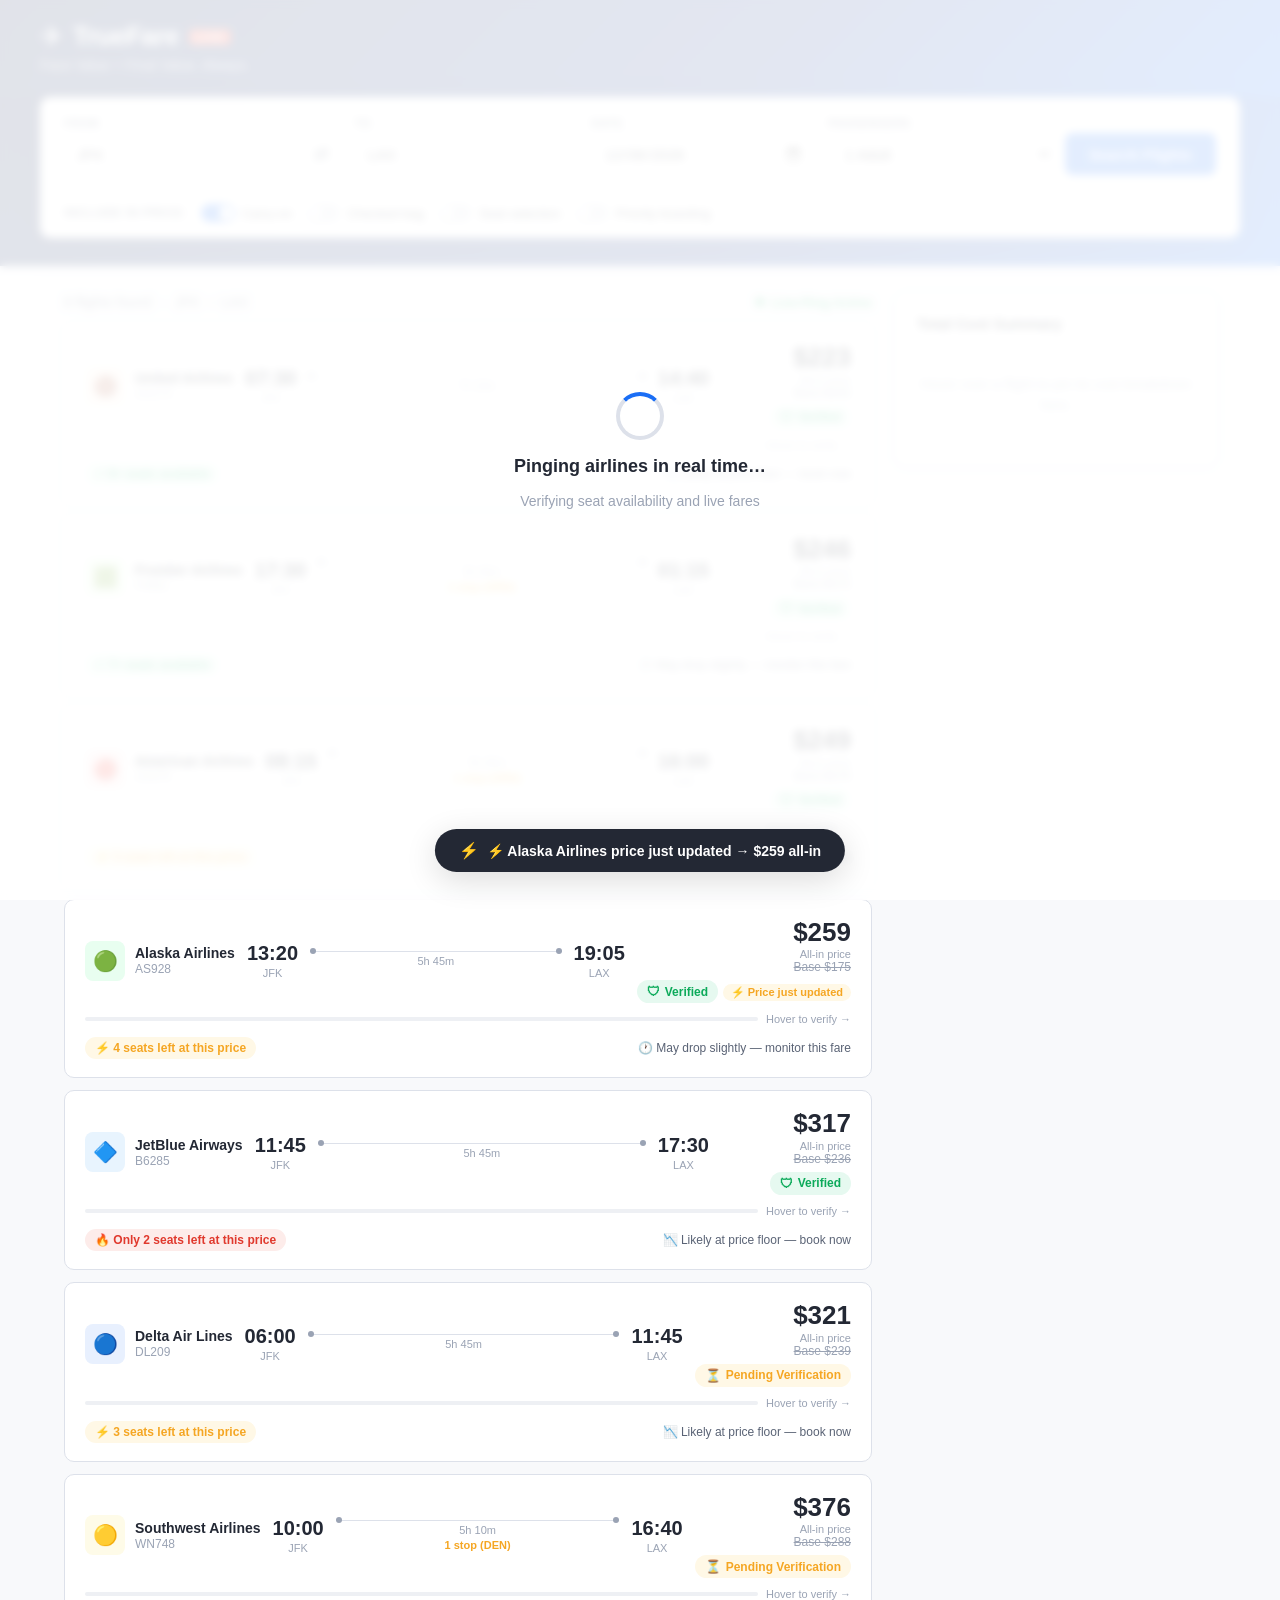
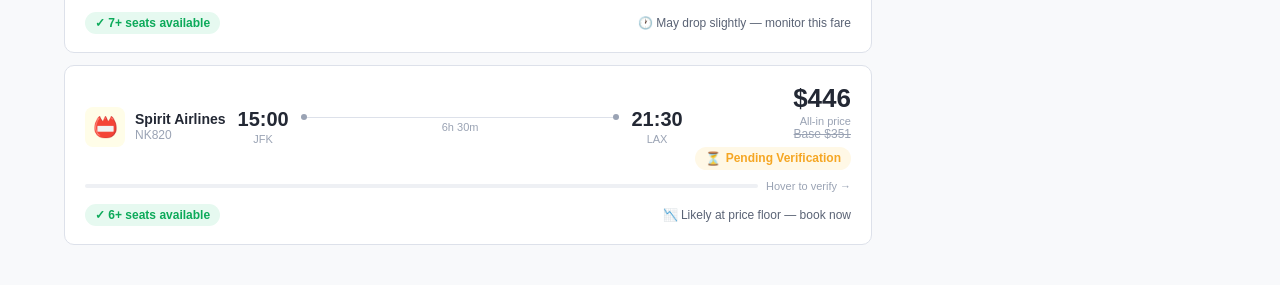
<file: index.html>
<!DOCTYPE html>
<html lang="en">
<head>
  <meta charset="UTF-8" />
  <meta name="viewport" content="width=device-width, initial-scale=1.0" />
  <title>TrueFare – Real-Time Flight Validator</title>
  <link rel="stylesheet" href="styles.css" />
</head>
<body>

  <!-- Header -->
  <header class="site-header">
    <div class="header-inner">
      <div class="logo">
        <span class="logo-icon">✈</span>
        <span class="logo-text">TrueFare</span>
        <span class="logo-badge">LIVE</span>
      </div>
      <p class="logo-tagline">Face Value = Final Value. Always.</p>
    </div>
  </header>

  <!-- Search Bar -->
  <section class="search-section">
    <div class="search-card">
      <div class="search-row">
        <div class="field-group">
          <label for="origin">From</label>
          <input id="origin" type="text" placeholder="e.g. JFK" maxlength="3" value="JFK" />
        </div>
        <button class="swap-btn" id="swapBtn" title="Swap airports">⇄</button>
        <div class="field-group">
          <label for="destination">To</label>
          <input id="destination" type="text" placeholder="e.g. LAX" maxlength="3" value="LAX" />
        </div>
        <div class="field-group">
          <label for="travelDate">Date</label>
          <input id="travelDate" type="date" />
        </div>
        <div class="field-group">
          <label for="passengers">Passengers</label>
          <select id="passengers">
            <option value="1">1 Adult</option>
            <option value="2">2 Adults</option>
            <option value="3">3 Adults</option>
          </select>
        </div>
        <button class="search-btn" id="searchBtn">Search Flights</button>
      </div>

      <!-- Fee Toggle Bar -->
      <div class="fee-toggle-bar">
        <span class="fee-label">Include in price:</span>
        <label class="toggle-pill">
          <input type="checkbox" id="feeCarryon" checked />
          <span class="pill-track"></span>
          <span class="pill-text">Carry-on</span>
        </label>
        <label class="toggle-pill">
          <input type="checkbox" id="feeChecked" />
          <span class="pill-track"></span>
          <span class="pill-text">Checked bag</span>
        </label>
        <label class="toggle-pill">
          <input type="checkbox" id="feeSeat" />
          <span class="pill-track"></span>
          <span class="pill-text">Seat selection</span>
        </label>
        <label class="toggle-pill">
          <input type="checkbox" id="feePriority" />
          <span class="pill-track"></span>
          <span class="pill-text">Priority boarding</span>
        </label>
      </div>
    </div>
  </section>

  <!-- Main Content: Results + Sidebar -->
  <main class="main-content" id="mainContent" hidden>
    <div class="results-column">

      <!-- Status bar -->
      <div class="results-header">
        <div class="results-meta">
          <span id="resultsCount">8 flights found</span>
          <span class="dot-sep">·</span>
          <span id="routeLabel">JFK → LAX</span>
        </div>
        <div class="live-status">
          <span class="live-dot"></span>
          <span>Live-Ping Active</span>
        </div>
      </div>

      <!-- Flight cards -->
      <div id="flightResults" class="flight-list"></div>

    </div>

    <!-- Sidebar -->
    <aside class="sidebar" id="sidebar">
      <h2 class="sidebar-title">Total Cost Summary</h2>
      <div id="sidebarEmpty" class="sidebar-empty">
        <p>Hover over a flight to pin its cost breakdown here.</p>
      </div>
      <div id="sidebarContent" class="sidebar-content" hidden>
        <div class="sb-airline-row">
          <span class="sb-airline-logo" id="sbLogo">✈</span>
          <div>
            <div class="sb-flight-name" id="sbFlightName">—</div>
            <div class="sb-route" id="sbRoute">—</div>
          </div>
        </div>
        <div class="sb-price-breakdown">
          <div class="sb-row">
            <span>Base fare</span>
            <span id="sbBase">—</span>
          </div>
          <div class="sb-row">
            <span>Taxes &amp; fees</span>
            <span id="sbTax">—</span>
          </div>
          <div class="sb-row sb-optional" id="sbCarryonRow">
            <span>Carry-on bag</span>
            <span id="sbCarryon">—</span>
          </div>
          <div class="sb-row sb-optional" id="sbCheckedRow" hidden>
            <span>Checked bag</span>
            <span id="sbChecked">—</span>
          </div>
          <div class="sb-row sb-optional" id="sbSeatRow" hidden>
            <span>Seat selection</span>
            <span id="sbSeat">—</span>
          </div>
          <div class="sb-row sb-optional" id="sbPriorityRow" hidden>
            <span>Priority boarding</span>
            <span id="sbPriority">—</span>
          </div>
          <div class="sb-divider"></div>
          <div class="sb-row sb-total">
            <span>Total</span>
            <span id="sbTotal">—</span>
          </div>
        </div>
        <div class="sb-verify-state" id="sbVerifyState">
          <div class="sb-shield verified" id="sbShield">
            <span class="shield-icon">🛡</span>
            <span id="sbVerifyText">Price Verified</span>
          </div>
          <div class="sb-age" id="sbAge"></div>
        </div>
        <button class="book-btn" id="bookBtn">Book at This Price →</button>
        <p class="book-note">Opens airline site. Price locked for 90 s.</p>
      </div>
    </aside>
  </main>

  <!-- Loading overlay -->
  <div class="loading-overlay" id="loadingOverlay" hidden>
    <div class="loading-spinner"></div>
    <p class="loading-text">Pinging airlines in real time…</p>
    <p class="loading-sub">Verifying seat availability and live fares</p>
  </div>

  <!-- Price-change toast -->
  <div class="toast" id="priceToast" hidden>
    <span class="toast-icon">⚡</span>
    <span id="toastMsg">Price just updated!</span>
  </div>

  <script src="app.js"></script>
</body>
</html>
</file>
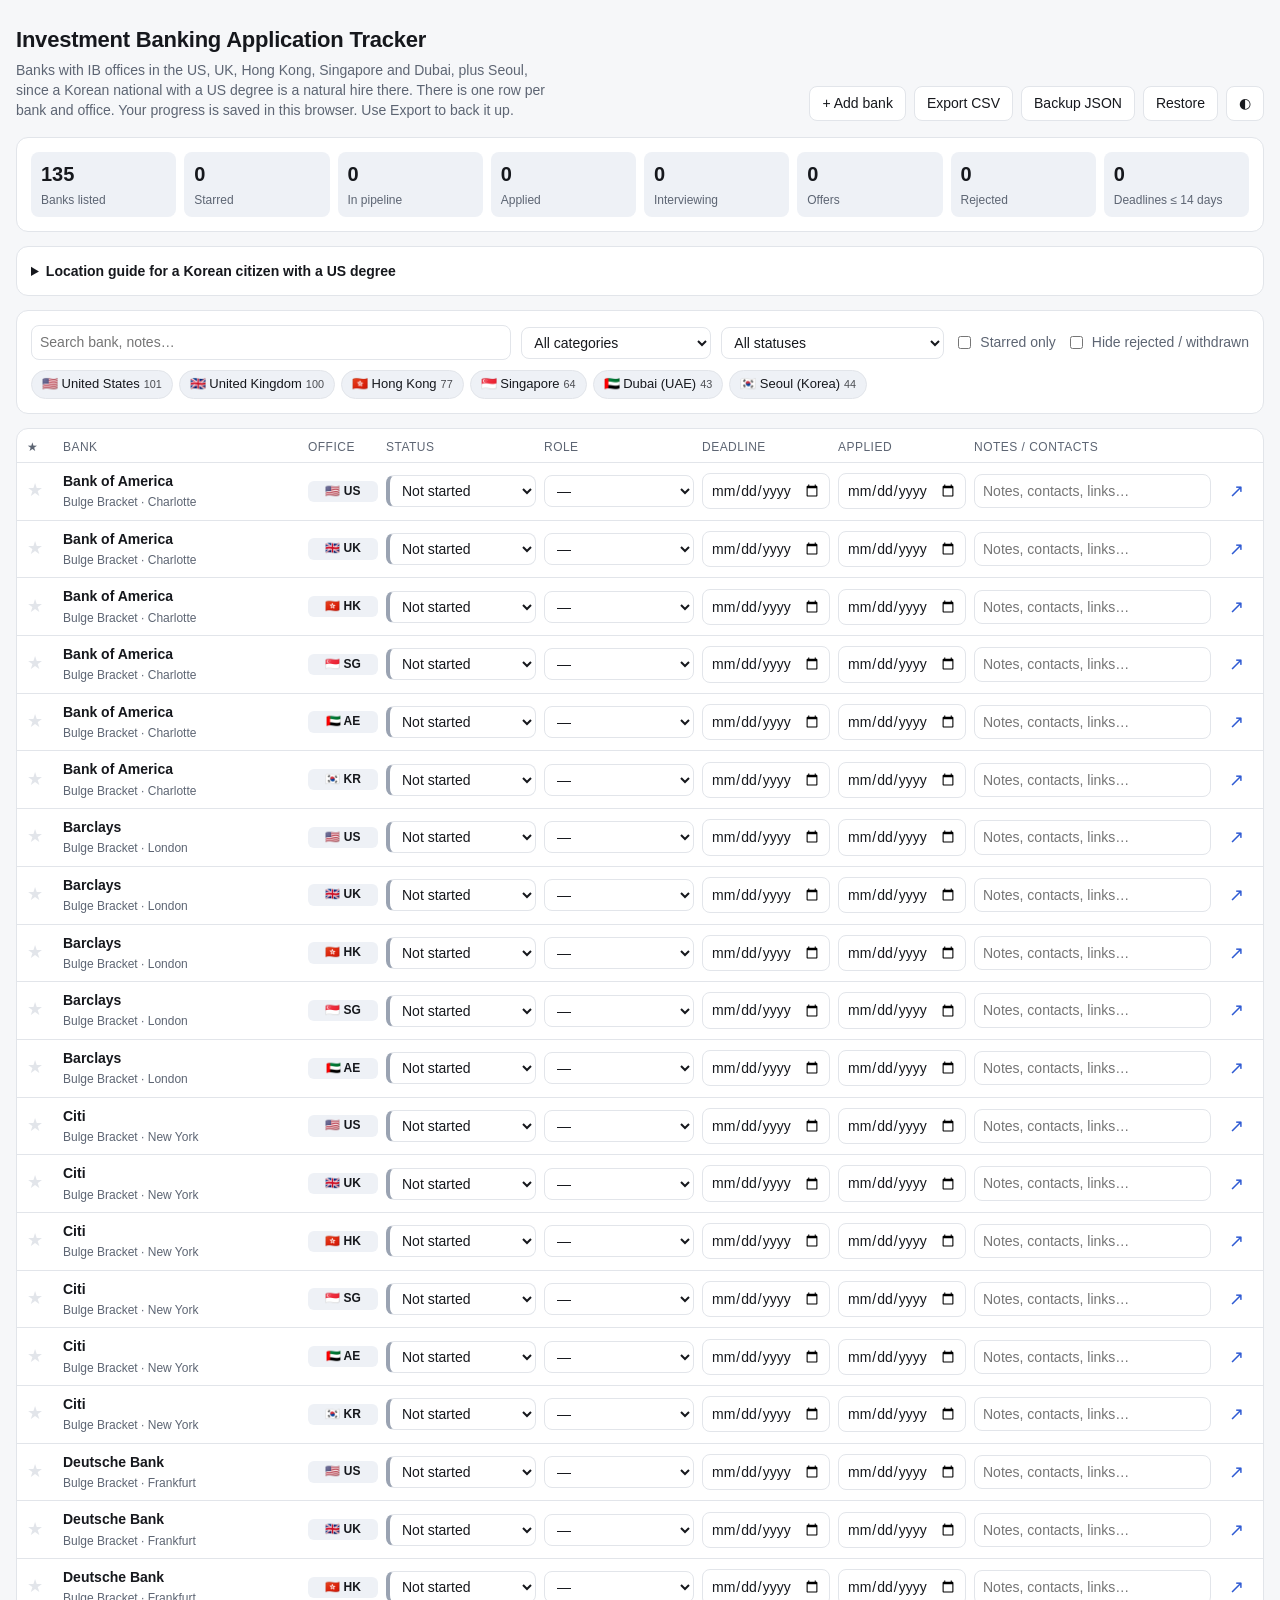
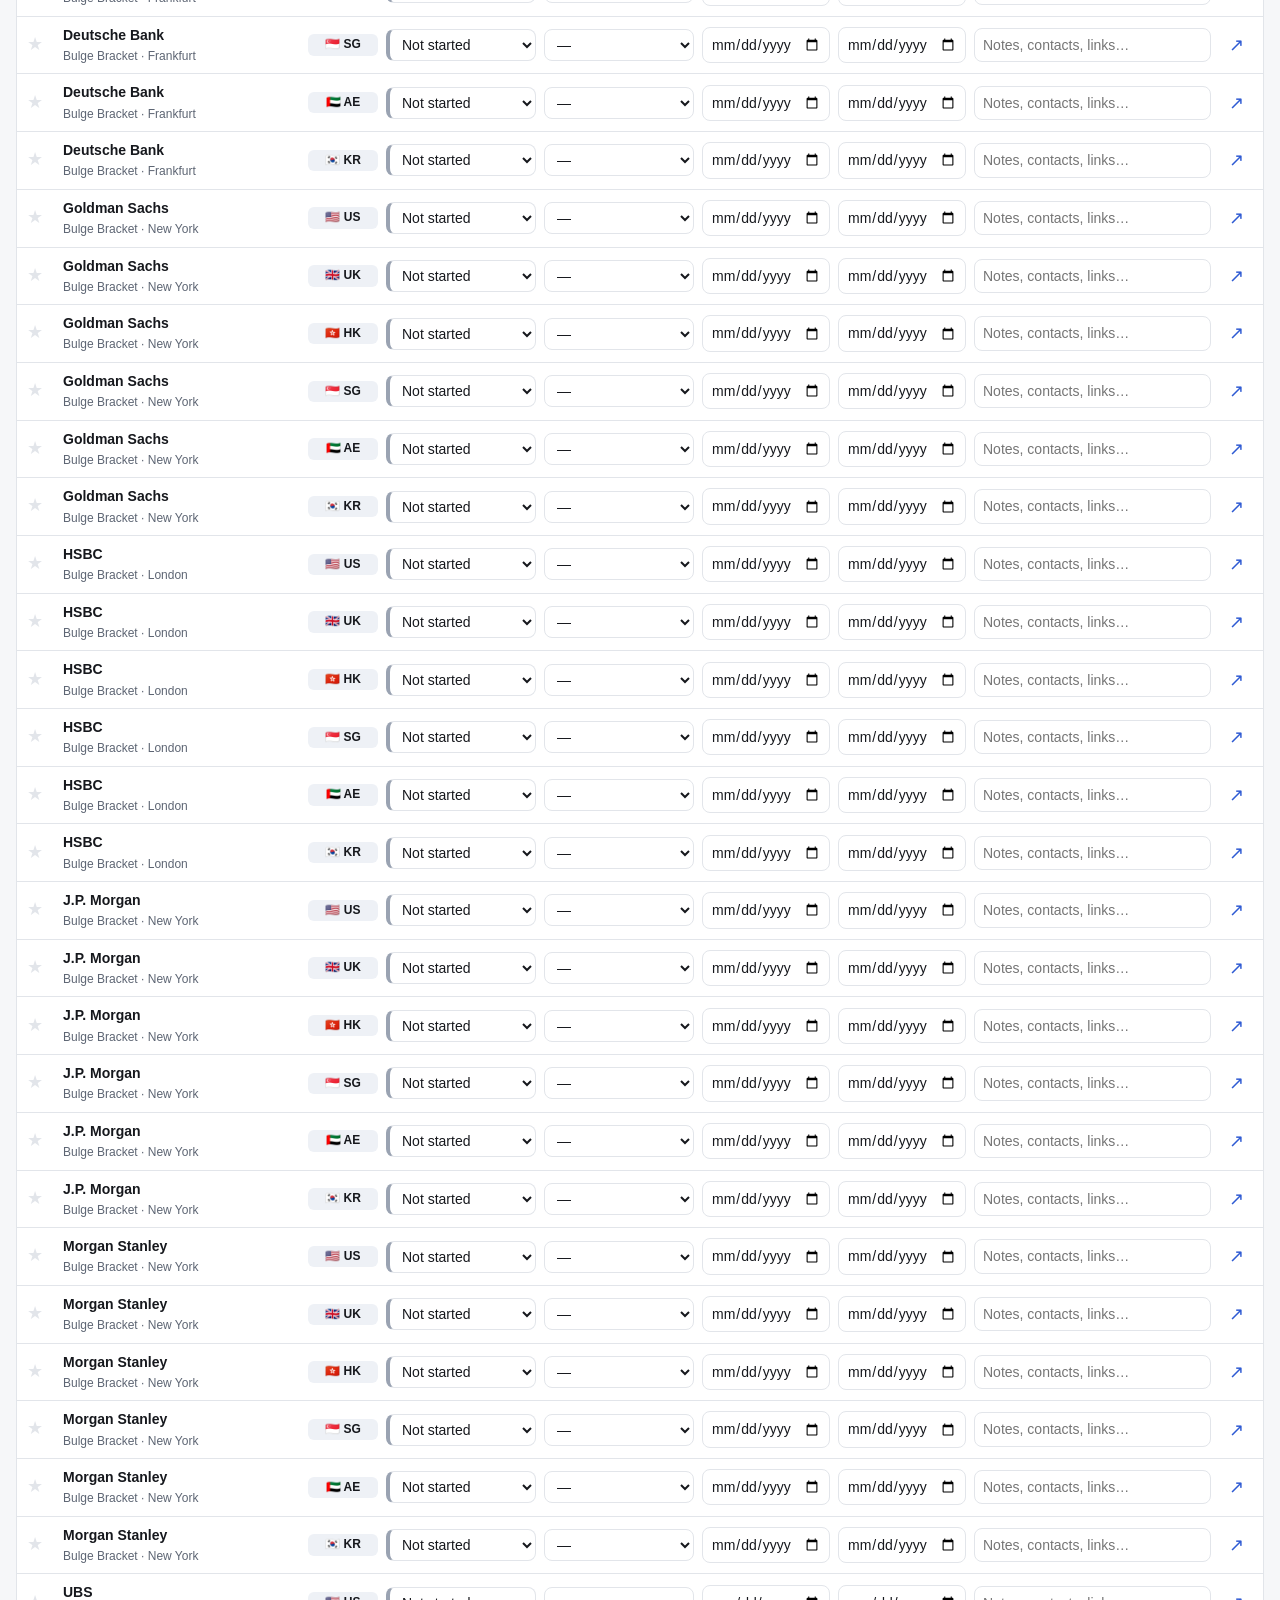
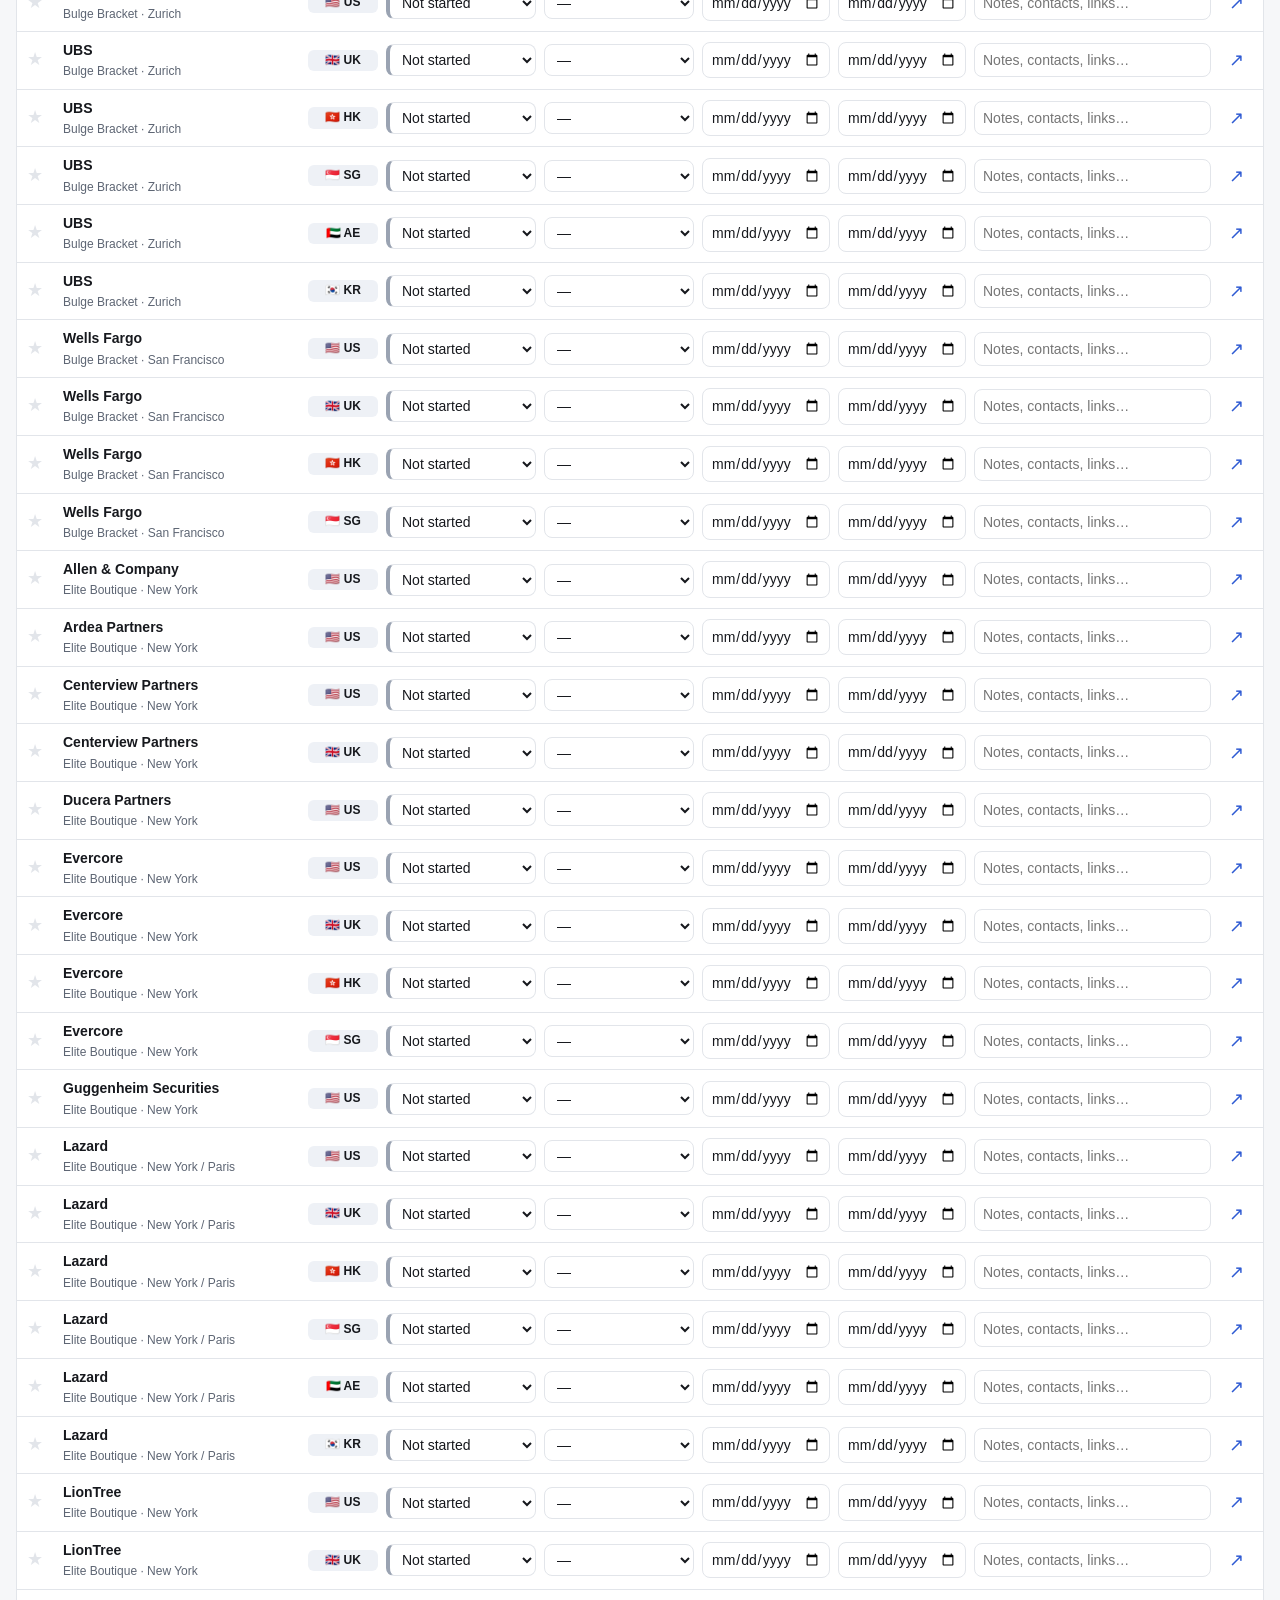
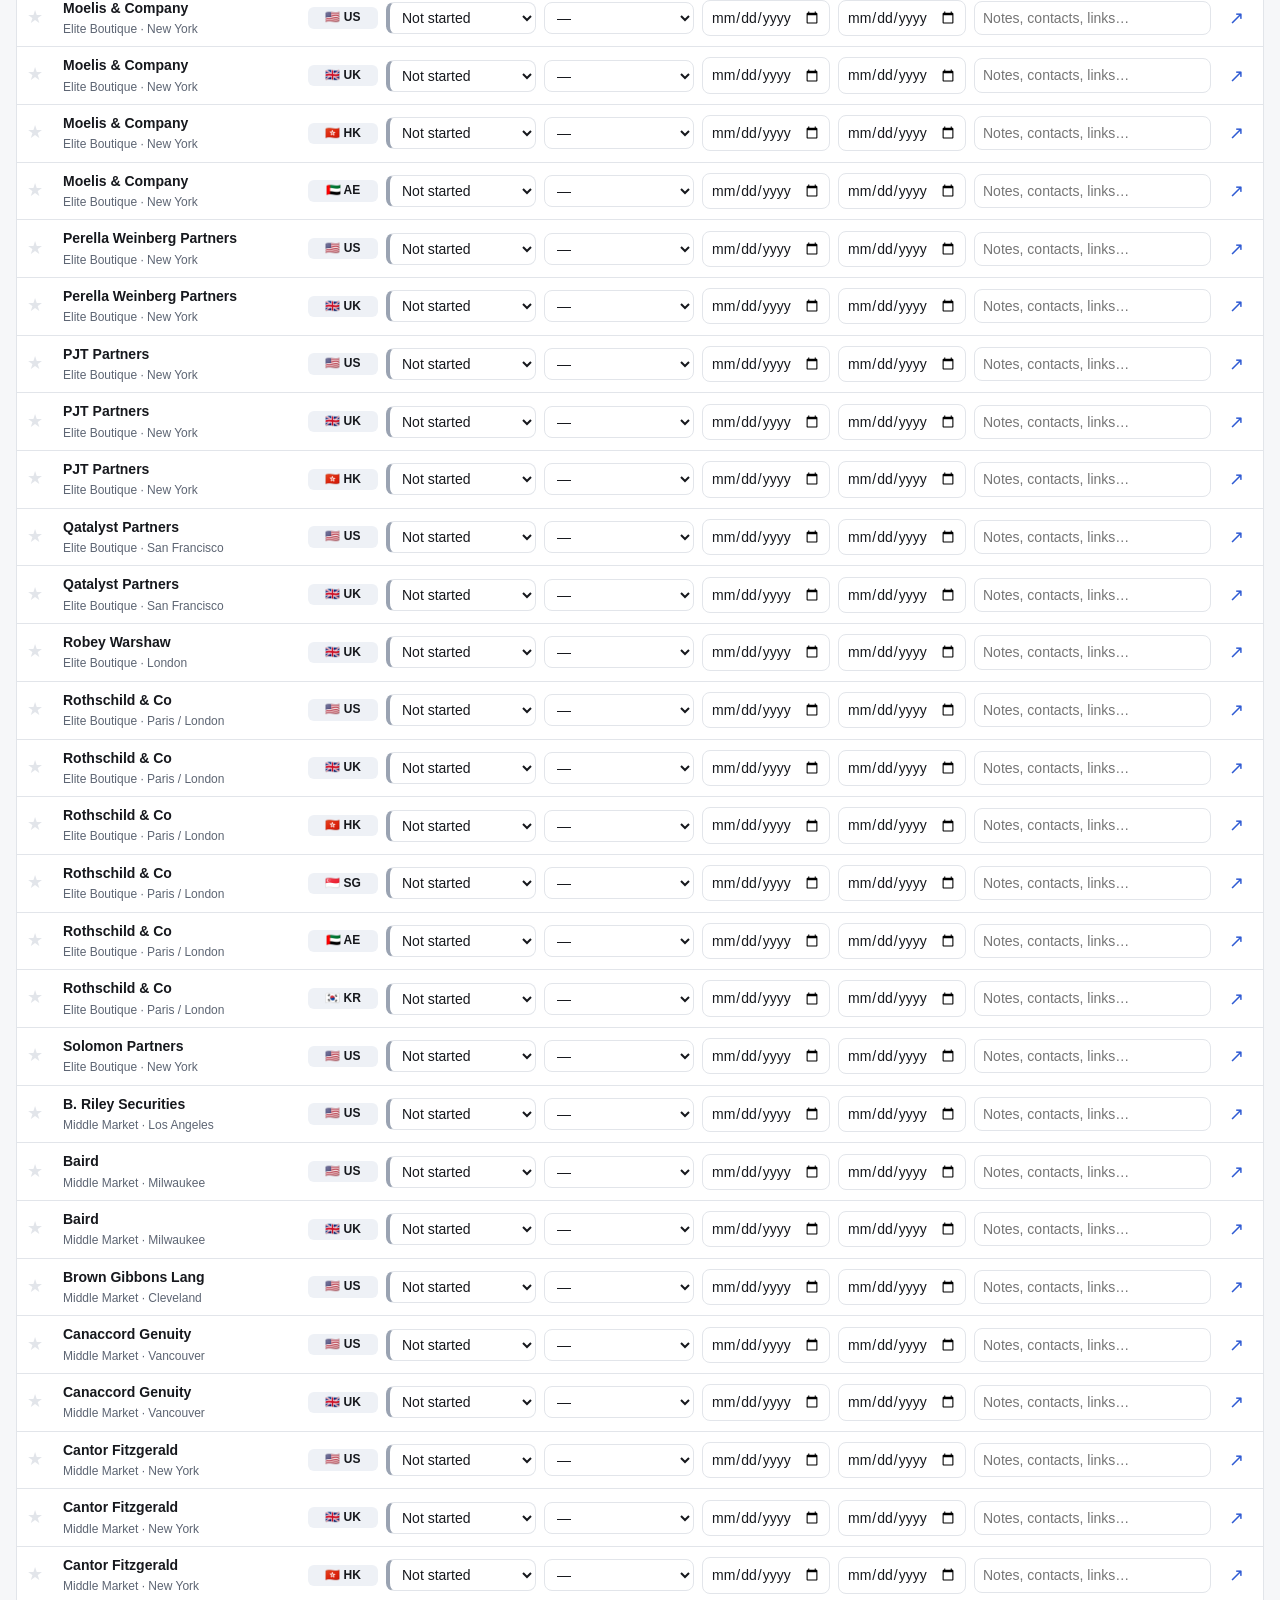
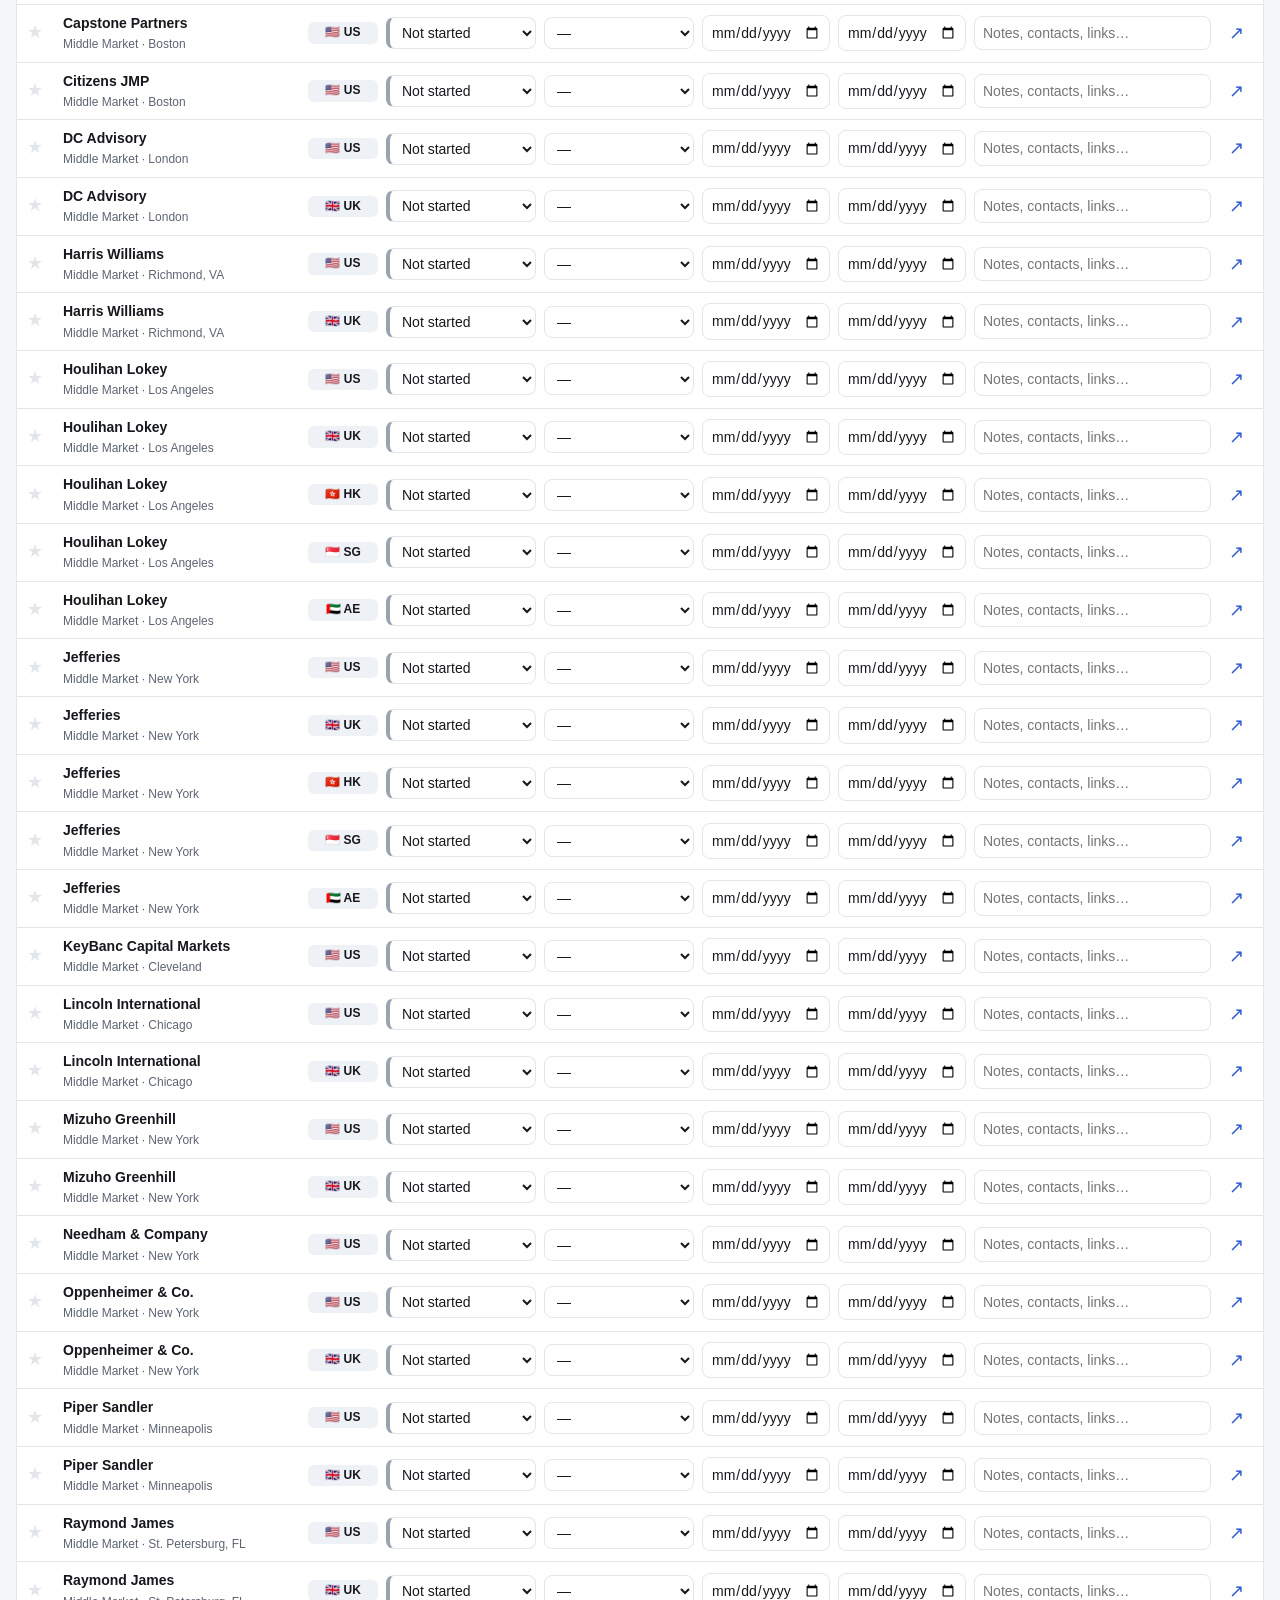
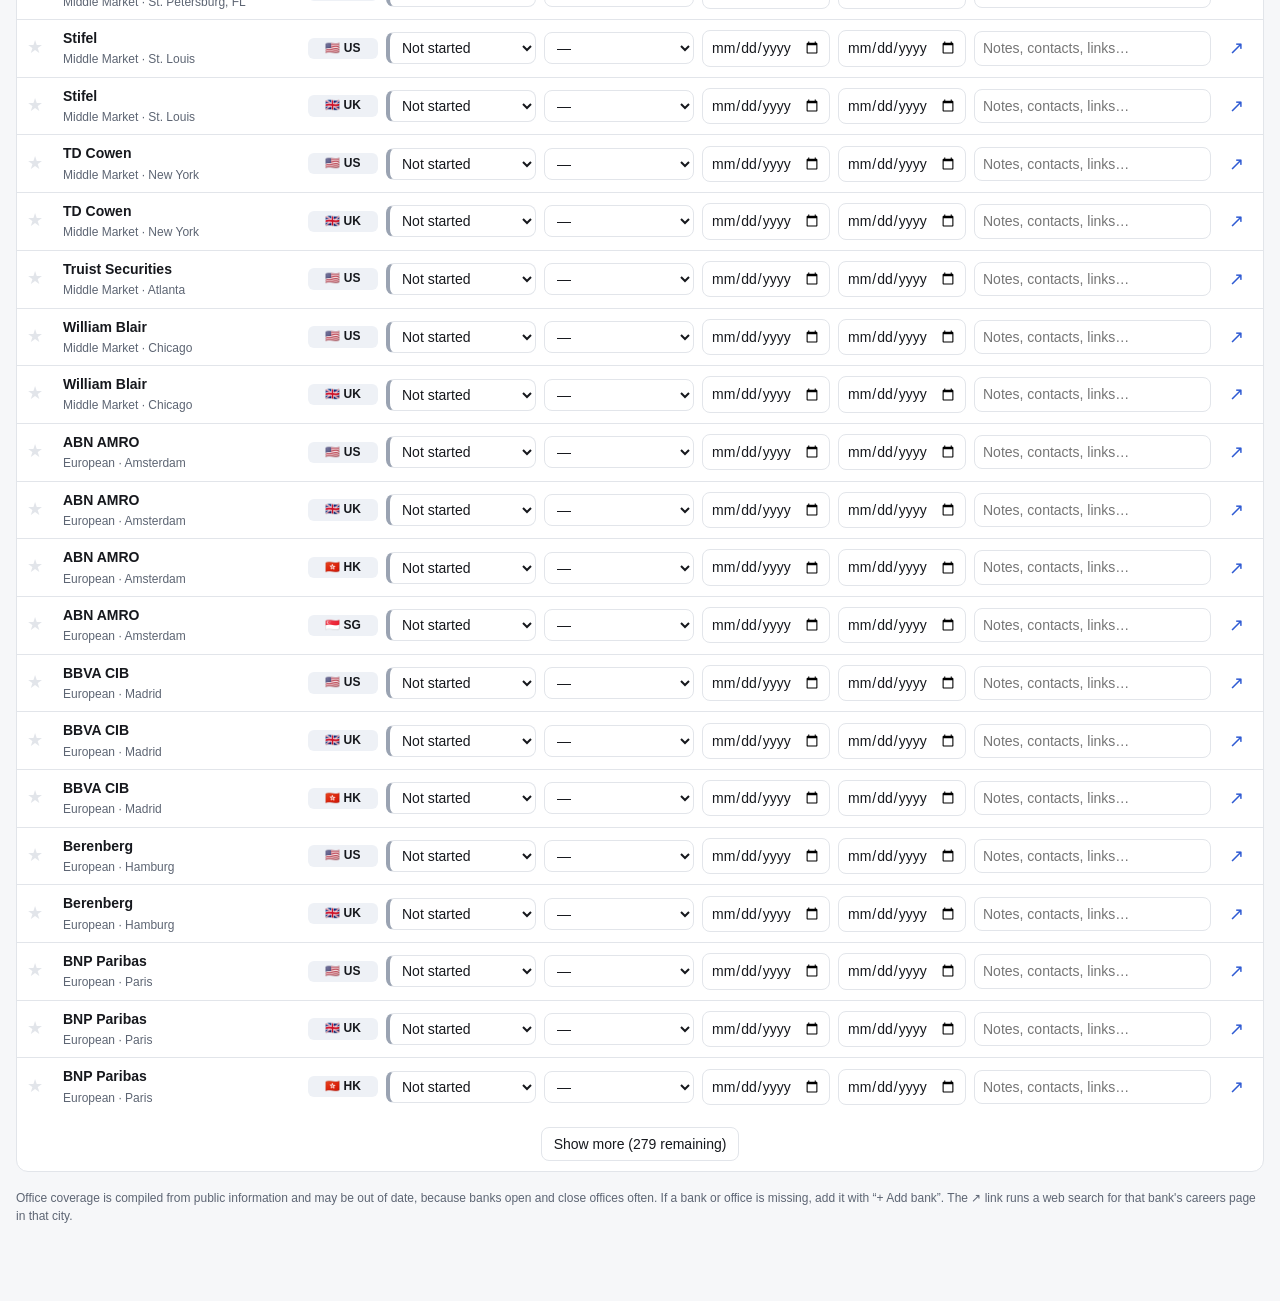
<file: ib-tracker/index.html>
<!DOCTYPE html>
<html lang="en">
<head>
<meta charset="utf-8">
<meta name="viewport" content="width=device-width, initial-scale=1">
<title>IB Application Tracker</title>
<meta name="description" content="Track investment banking applications across the US, UK, Hong Kong, Singapore, Dubai and Seoul.">
<style>
:root {
  --bg: #f6f7f9; --panel: #ffffff; --ink: #16181d; --muted: #5d6573; --line: #e2e5ea;
  --accent: #2f5bd3; --accent-ink: #ffffff; --chip: #eef1f6; --row-hover: #f9fafc;
  --s-none: #9aa3b2; --s-research: #7a6ad8; --s-network: #2b8fb8; --s-applied: #2f5bd3;
  --s-test: #c58a12; --s-interview: #d0621c; --s-final: #c2410c; --s-offer: #188a4a;
  --s-rejected: #c23a3a; --s-withdrawn: #6b7280;
  --star: #e0a800;
}
@media (prefers-color-scheme: dark) {
  :root:not([data-theme="light"]) {
    --bg: #0f1115; --panel: #171a21; --ink: #e8eaef; --muted: #9aa2b1; --line: #2a2f3a;
    --accent: #6c8cff; --accent-ink: #0f1115; --chip: #222733; --row-hover: #1c2029;
    --s-none: #6b7382; --s-research: #a194ff; --s-network: #52b7df; --s-applied: #6c8cff;
    --s-test: #e3b341; --s-interview: #f08a4b; --s-final: #ff7a45; --s-offer: #3fcf7f;
    --s-rejected: #ff6b6b; --s-withdrawn: #8b93a1;
  }
}
:root[data-theme="dark"] {
  --bg: #0f1115; --panel: #171a21; --ink: #e8eaef; --muted: #9aa2b1; --line: #2a2f3a;
  --accent: #6c8cff; --accent-ink: #0f1115; --chip: #222733; --row-hover: #1c2029;
  --s-none: #6b7382; --s-research: #a194ff; --s-network: #52b7df; --s-applied: #6c8cff;
  --s-test: #e3b341; --s-interview: #f08a4b; --s-final: #ff7a45; --s-offer: #3fcf7f;
  --s-rejected: #ff6b6b; --s-withdrawn: #8b93a1;
}
* { box-sizing: border-box; }
html, body { margin: 0; }
body {
  background: var(--bg); color: var(--ink);
  font: 14px/1.45 -apple-system, BlinkMacSystemFont, "Segoe UI", Roboto, "Apple SD Gothic Neo", "Noto Sans KR", sans-serif;
}
.wrap { max-width: 1280px; margin: 0 auto; padding: 24px 16px 64px; }
header { display: flex; flex-wrap: wrap; gap: 12px; align-items: flex-end; justify-content: space-between; margin-bottom: 16px; }
h1 { font-size: 22px; margin: 0 0 4px; letter-spacing: -0.01em; }
.sub { color: var(--muted); margin: 0; max-width: 70ch; }
.actions { display: flex; flex-wrap: wrap; gap: 8px; }
button, .btn {
  font: inherit; border: 1px solid var(--line); background: var(--panel); color: var(--ink);
  padding: 6px 12px; border-radius: 8px; cursor: pointer;
}
button:hover { border-color: var(--muted); }
button.primary { background: var(--accent); color: var(--accent-ink); border-color: var(--accent); }
.panel { background: var(--panel); border: 1px solid var(--line); border-radius: 12px; padding: 14px; margin-bottom: 14px; }

.stats { display: grid; grid-template-columns: repeat(auto-fit, minmax(110px, 1fr)); gap: 8px; }
.stat { padding: 8px 10px; border-radius: 8px; background: var(--chip); }
.stat b { display: block; font-size: 20px; font-variant-numeric: tabular-nums; }
.stat span { color: var(--muted); font-size: 12px; }

.filters { display: flex; flex-wrap: wrap; gap: 10px; align-items: center; }
.filters input[type=search], .filters select, .field input, .field select, .row select, .row input {
  font: inherit; color: var(--ink); background: var(--panel); border: 1px solid var(--line);
  border-radius: 8px; padding: 6px 8px; min-width: 0;
}
.filters input[type=search] { flex: 1 1 220px; }
.chips { display: flex; flex-wrap: wrap; gap: 6px; }
.chip {
  border: 1px solid var(--line); background: var(--chip); border-radius: 999px; padding: 4px 10px;
  cursor: pointer; user-select: none; font-size: 13px;
}
.chip[aria-pressed="true"] { background: var(--accent); color: var(--accent-ink); border-color: var(--accent); }
.chip small { opacity: .75; margin-left: 4px; font-variant-numeric: tabular-nums; }
label.toggle { display: inline-flex; align-items: center; gap: 6px; color: var(--muted); cursor: pointer; }

.guide { display: grid; grid-template-columns: repeat(auto-fit, minmax(280px, 1fr)); gap: 10px; margin-top: 10px; }
.guide article { border: 1px solid var(--line); border-radius: 10px; padding: 10px 12px; }
.guide h3 { margin: 0 0 6px; font-size: 14px; }
.guide ul { margin: 0; padding-left: 18px; color: var(--muted); }
.guide li { margin-bottom: 4px; }
.guide li b { color: var(--ink); font-weight: 600; }
details > summary { cursor: pointer; font-weight: 600; }

.list-head, .row {
  display: grid; align-items: center; gap: 8px;
  grid-template-columns: 28px minmax(170px, 2fr) 70px 150px 150px 128px 128px minmax(140px, 2fr) 34px;
}
.list-head { color: var(--muted); font-size: 12px; text-transform: uppercase; letter-spacing: .04em; padding: 0 10px 6px; }
.row { padding: 8px 10px; border-top: 1px solid var(--line); }
.row:hover { background: var(--row-hover); }
.row .bank b { display: block; }
.row .bank span { color: var(--muted); font-size: 12px; }
.loc { font-weight: 600; font-size: 12px; padding: 2px 6px; border-radius: 6px; background: var(--chip); text-align: center; }
.row select, .row input { width: 100%; }
.status { border-left: 4px solid var(--s-none) !important; }
.star { background: none; border: none; font-size: 18px; padding: 0; color: var(--line); line-height: 1; }
.star.on { color: var(--star); }
.link { color: var(--accent); text-decoration: none; font-size: 18px; text-align: center; }
.empty { padding: 30px; text-align: center; color: var(--muted); }
.more { display: block; margin: 12px auto 0; }
.foot { color: var(--muted); font-size: 12px; margin-top: 18px; }
.lbl { display: none; }

dialog { border: 1px solid var(--line); border-radius: 12px; background: var(--panel); color: var(--ink); padding: 18px; width: min(460px, calc(100vw - 32px)); }
dialog::backdrop { background: rgba(0,0,0,.4); }
.field { display: flex; flex-direction: column; gap: 4px; margin-bottom: 10px; }
.field span { color: var(--muted); font-size: 12px; }

@media (max-width: 900px) {
  .list-head { display: none; }
  .row { grid-template-columns: 28px 1fr 60px 34px; grid-template-areas:
    "star bank loc link" "st st role role" "dl dl ap ap" "nt nt nt nt"; row-gap: 6px; }
  .row .c-star { grid-area: star; } .row .bank { grid-area: bank; } .row .loc { grid-area: loc; }
  .row .link { grid-area: link; } .row .c-status { grid-area: st; } .row .c-role { grid-area: role; }
  .row .c-dl { grid-area: dl; } .row .c-ap { grid-area: ap; } .row .c-notes { grid-area: nt; }
  .lbl { display: block; color: var(--muted); font-size: 11px; }
}
</style>
</head>
<body>
<div class="wrap">
  <header>
    <div>
      <h1>Investment Banking Application Tracker</h1>
      <p class="sub">Banks with IB offices in the US, UK, Hong Kong, Singapore and Dubai, plus Seoul, since a Korean national with a US degree is a natural hire there. There is one row per bank and office. Your progress is saved in this browser. Use Export to back it up.</p>
    </div>
    <div class="actions">
      <button id="addBank">+ Add bank</button>
      <button id="exportCsv">Export CSV</button>
      <button id="exportJson">Backup JSON</button>
      <button id="importJson">Restore</button>
      <button id="theme" title="Toggle theme">◐</button>
      <input type="file" id="importFile" accept="application/json" hidden>
    </div>
  </header>

  <section class="panel">
    <div class="stats" id="stats"></div>
  </section>

  <section class="panel">
    <details>
      <summary>Location guide for a Korean citizen with a US degree</summary>
      <div class="guide" id="guide"></div>
      <p class="foot">Immigration rules change often. Treat these notes as a starting point and confirm the details with the official government sources and each firm's HR before you rely on them.</p>
    </details>
  </section>

  <section class="panel">
    <div class="filters">
      <input type="search" id="q" placeholder="Search bank, notes…">
      <select id="tier"></select>
      <select id="statusFilter"></select>
      <label class="toggle"><input type="checkbox" id="starOnly"> Starred only</label>
      <label class="toggle"><input type="checkbox" id="hideClosed"> Hide rejected / withdrawn</label>
    </div>
    <div class="chips" id="locChips" style="margin-top:10px"></div>
  </section>

  <section class="panel" style="padding:10px 0">
    <div class="list-head">
      <div>★</div><div>Bank</div><div>Office</div><div>Status</div><div>Role</div><div>Deadline</div><div>Applied</div><div>Notes / contacts</div><div></div>
    </div>
    <div id="list"></div>
    <button class="more" id="more" hidden>Show more</button>
  </section>

  <p class="foot">Office coverage is compiled from public information and may be out of date, because banks open and close offices often. If a bank or office is missing, add it with “+ Add bank”. The ↗ link runs a web search for that bank's careers page in that city.</p>
</div>

<dialog id="dlg">
  <form method="dialog" id="bankForm">
    <h3 style="margin-top:0">Add a bank</h3>
    <label class="field"><span>Name</span><input name="name" required></label>
    <label class="field"><span>Category</span><select name="tier" id="dlgTier"></select></label>
    <label class="field"><span>Headquarters</span><input name="hq"></label>
    <div class="field"><span>Offices</span><div class="chips" id="dlgLocs"></div></div>
    <div class="actions" style="justify-content:flex-end">
      <button value="cancel" formnovalidate>Cancel</button>
      <button value="ok" class="primary">Add</button>
    </div>
  </form>
</dialog>

<script>
(() => {
'use strict';

const LOCS = {
  US: { name: 'United States', city: 'New York', flag: '🇺🇸' },
  UK: { name: 'United Kingdom', city: 'London', flag: '🇬🇧' },
  HK: { name: 'Hong Kong', city: 'Hong Kong', flag: '🇭🇰' },
  SG: { name: 'Singapore', city: 'Singapore', flag: '🇸🇬' },
  AE: { name: 'Dubai (UAE)', city: 'Dubai', flag: '🇦🇪' },
  KR: { name: 'Seoul (Korea)', city: 'Seoul', flag: '🇰🇷' },
};

const GUIDE = {
  US: [
    ['Work authorization', 'F-1 OPT covers 12 months. If your degree is STEM-designated (check the CIP code on your I-20; many economics, finance and quant programs qualify), STEM OPT adds 24 more months.'],
    ['Long term', 'H-1B is lottery-based. Recent changes, including the 2025 fee proclamation and wage-weighted selection, affect who gets picked and what it costs. Check the current rules before recruiting.'],
    ['Korean angle', 'US subsidiaries of Korean firms (Mirae Asset, NH, KB, Korea Investment, Samsung Securities) can sometimes sponsor E-2 treaty visas for Korean nationals, and E-2 has no lottery. Ask HR whether the role qualifies.'],
    ['Ask early', '“Do you sponsor now or in the future?” Bulge brackets and large boutiques usually sponsor. Many smaller middle-market firms do not.'],
  ],
  UK: [
    ['Visa', 'A US degree does not qualify you for the Graduate Route, so you need Skilled Worker sponsorship. Large banks are licensed sponsors.'],
    ['Korean angle', 'South Korea is part of the Youth Mobility Scheme, which lets you work in the UK without sponsorship. That matters most at smaller firms that won\'t sponsor. Check the current age limit and quota.'],
    ['Timing', 'Summer internships usually open July to October for the following summer, and many review applications on a rolling basis, so apply early.'],
  ],
  HK: [
    ['Visa', 'Your employer sponsors an Employment Visa under the General Employment Policy.'],
    ['Shortcut', 'The Top Talent Pass Scheme (TTPS) gives graduates of listed top universities, including many US schools, a visa without a job offer. Check the university list and the recent-graduate category.'],
    ['Korean angle', 'GS, MS, JPM, UBS, Citi and others run Korea coverage from Hong Kong, so fluent Korean is a real edge. Mandarin helps for China ECM and M&A.'],
  ],
  SG: [
    ['Visa', 'You need an Employment Pass. Applications are scored under the COMPASS points framework, and financial services has a higher minimum qualifying salary. Check MOM for the current figure.'],
    ['Where the work is', 'Singapore covers Southeast Asia, infrastructure and energy, and fintech. Korea coverage usually sits in Hong Kong or Seoul.'],
  ],
  AE: [
    ['Visa', 'Your employer sponsors a UAE residence and work visa. The process is the same for any nationality and fairly simple.'],
    ['Market', 'Most IB teams are in DIFC. Junior hiring is small and often happens through off-cycle internships or lateral moves from London.'],
    ['Korean angle', 'Korean firms do a lot of business in the Middle East (construction, energy, nuclear, defense), which makes Korean-language coverage a useful niche.'],
  ],
  KR: [
    ['Visa', 'You don\'t need one.'],
    ['Foreign banks', 'Seoul offices of foreign banks hire only a few analysts each year, often 1–3. They usually want native Korean and business English, which fits your profile.'],
    ['Korean houses', 'Korean securities firms hire through 공채 (open recruitment), usually in the fall and spring. Watch each firm\'s careers site and 사람인 / 잡코리아.'],
    ['Note', 'Male candidates should be ready to discuss their military service (병역) status.'],
  ],
};

const TIERS = [
  'Bulge Bracket', 'Elite Boutique', 'Middle Market', 'European', 'Japanese', 'Chinese',
  'Korean', 'Asia-Pacific', 'Canadian', 'Middle East', 'UK Mid-Cap / Broker',
  'Advisory / Restructuring', 'Big 4 Corporate Finance', 'Custom',
];

// [name, category, headquarters, offices]
const BANKS = [
  // Bulge bracket
  ['Goldman Sachs', 'Bulge Bracket', 'New York', 'US UK HK SG AE KR'],
  ['Morgan Stanley', 'Bulge Bracket', 'New York', 'US UK HK SG AE KR'],
  ['J.P. Morgan', 'Bulge Bracket', 'New York', 'US UK HK SG AE KR'],
  ['Bank of America', 'Bulge Bracket', 'Charlotte', 'US UK HK SG AE KR'],
  ['Citi', 'Bulge Bracket', 'New York', 'US UK HK SG AE KR'],
  ['Barclays', 'Bulge Bracket', 'London', 'US UK HK SG AE'],
  ['Deutsche Bank', 'Bulge Bracket', 'Frankfurt', 'US UK HK SG AE KR'],
  ['UBS', 'Bulge Bracket', 'Zurich', 'US UK HK SG AE KR'],
  ['HSBC', 'Bulge Bracket', 'London', 'US UK HK SG AE KR'],
  ['Wells Fargo', 'Bulge Bracket', 'San Francisco', 'US UK HK SG'],

  // Elite boutiques
  ['Evercore', 'Elite Boutique', 'New York', 'US UK HK SG'],
  ['Lazard', 'Elite Boutique', 'New York / Paris', 'US UK HK SG AE KR'],
  ['Centerview Partners', 'Elite Boutique', 'New York', 'US UK'],
  ['PJT Partners', 'Elite Boutique', 'New York', 'US UK HK'],
  ['Moelis & Company', 'Elite Boutique', 'New York', 'US UK HK AE'],
  ['Perella Weinberg Partners', 'Elite Boutique', 'New York', 'US UK'],
  ['Rothschild & Co', 'Elite Boutique', 'Paris / London', 'US UK HK SG AE KR'],
  ['Guggenheim Securities', 'Elite Boutique', 'New York', 'US'],
  ['Qatalyst Partners', 'Elite Boutique', 'San Francisco', 'US UK'],
  ['LionTree', 'Elite Boutique', 'New York', 'US UK'],
  ['Allen & Company', 'Elite Boutique', 'New York', 'US'],
  ['Robey Warshaw', 'Elite Boutique', 'London', 'UK'],
  ['Ardea Partners', 'Elite Boutique', 'New York', 'US'],
  ['Solomon Partners', 'Elite Boutique', 'New York', 'US'],
  ['Ducera Partners', 'Elite Boutique', 'New York', 'US'],

  // Middle market
  ['Jefferies', 'Middle Market', 'New York', 'US UK HK SG AE'],
  ['Houlihan Lokey', 'Middle Market', 'Los Angeles', 'US UK HK SG AE'],
  ['William Blair', 'Middle Market', 'Chicago', 'US UK'],
  ['Raymond James', 'Middle Market', 'St. Petersburg, FL', 'US UK'],
  ['Stifel', 'Middle Market', 'St. Louis', 'US UK'],
  ['Piper Sandler', 'Middle Market', 'Minneapolis', 'US UK'],
  ['Baird', 'Middle Market', 'Milwaukee', 'US UK'],
  ['Lincoln International', 'Middle Market', 'Chicago', 'US UK'],
  ['Harris Williams', 'Middle Market', 'Richmond, VA', 'US UK'],
  ['TD Cowen', 'Middle Market', 'New York', 'US UK'],
  ['Cantor Fitzgerald', 'Middle Market', 'New York', 'US UK HK'],
  ['Oppenheimer & Co.', 'Middle Market', 'New York', 'US UK'],
  ['Canaccord Genuity', 'Middle Market', 'Vancouver', 'US UK'],
  ['Needham & Company', 'Middle Market', 'New York', 'US'],
  ['KeyBanc Capital Markets', 'Middle Market', 'Cleveland', 'US'],
  ['Truist Securities', 'Middle Market', 'Atlanta', 'US'],
  ['Citizens JMP', 'Middle Market', 'Boston', 'US'],
  ['Mizuho Greenhill', 'Middle Market', 'New York', 'US UK'],
  ['DC Advisory', 'Middle Market', 'London', 'US UK'],
  ['Capstone Partners', 'Middle Market', 'Boston', 'US'],
  ['B. Riley Securities', 'Middle Market', 'Los Angeles', 'US'],
  ['Brown Gibbons Lang', 'Middle Market', 'Cleveland', 'US'],

  // European
  ['BNP Paribas', 'European', 'Paris', 'US UK HK SG AE KR'],
  ['Société Générale', 'European', 'Paris', 'US UK HK SG AE KR'],
  ['Crédit Agricole CIB', 'European', 'Paris', 'US UK HK SG AE KR'],
  ['Natixis CIB', 'European', 'Paris', 'US UK HK SG AE KR'],
  ['ING', 'European', 'Amsterdam', 'US UK HK SG AE KR'],
  ['Standard Chartered', 'European', 'London', 'US UK HK SG AE KR'],
  ['Commerzbank', 'European', 'Frankfurt', 'US UK HK SG AE'],
  ['Santander CIB', 'European', 'Madrid', 'US UK HK'],
  ['BBVA CIB', 'European', 'Madrid', 'US UK HK'],
  ['UniCredit', 'European', 'Milan', 'US UK'],
  ['Intesa Sanpaolo IMI CIB', 'European', 'Milan', 'US UK HK SG AE'],
  ['Mediobanca', 'European', 'Milan', 'UK'],
  ['ABN AMRO', 'European', 'Amsterdam', 'US UK HK SG'],
  ['Rabobank', 'European', 'Utrecht', 'US UK HK SG'],
  ['Berenberg', 'European', 'Hamburg', 'US UK'],
  ['Nordea', 'European', 'Helsinki', 'US UK'],

  // Japanese
  ['Nomura', 'Japanese', 'Tokyo', 'US UK HK SG AE KR'],
  ['Mizuho', 'Japanese', 'Tokyo', 'US UK HK SG AE KR'],
  ['MUFG', 'Japanese', 'Tokyo', 'US UK HK SG AE KR'],
  ['SMBC / SMBC Nikko', 'Japanese', 'Tokyo', 'US UK HK SG AE KR'],
  ['Daiwa Capital Markets', 'Japanese', 'Tokyo', 'US UK HK SG'],

  // Chinese
  ['CICC', 'Chinese', 'Beijing', 'US UK HK SG'],
  ['CITIC Securities / CLSA', 'Chinese', 'Beijing / Hong Kong', 'US UK HK SG KR'],
  ['Huatai International', 'Chinese', 'Nanjing / Hong Kong', 'US UK HK SG'],
  ['Haitong International', 'Chinese', 'Hong Kong', 'US UK HK SG'],
  ['BOCI (Bank of China International)', 'Chinese', 'Hong Kong', 'US UK HK SG'],
  ['ICBC International', 'Chinese', 'Hong Kong', 'US UK HK SG'],
  ['CCB International', 'Chinese', 'Hong Kong', 'HK SG'],
  ['Guotai Junan International', 'Chinese', 'Hong Kong', 'HK SG'],
  ['CMB International', 'Chinese', 'Hong Kong', 'HK'],
  ['GF Securities (Hong Kong)', 'Chinese', 'Hong Kong', 'HK'],
  ['China Renaissance', 'Chinese', 'Beijing / Hong Kong', 'HK'],
  ['Somerley Capital', 'Chinese', 'Hong Kong', 'HK'],
  ['Anglo Chinese Corporate Finance', 'Chinese', 'Hong Kong', 'HK'],

  // Korean
  ['Mirae Asset Securities', 'Korean', 'Seoul', 'KR US UK HK SG'],
  ['NH Investment & Securities', 'Korean', 'Seoul', 'KR US UK HK SG'],
  ['Korea Investment & Securities', 'Korean', 'Seoul', 'KR US HK SG'],
  ['Samsung Securities', 'Korean', 'Seoul', 'KR US UK HK'],
  ['KB Securities', 'Korean', 'Seoul', 'KR HK SG'],
  ['Shinhan Securities', 'Korean', 'Seoul', 'KR US HK'],
  ['Hana Securities', 'Korean', 'Seoul', 'KR HK'],
  ['KDB (Korea Development Bank)', 'Korean', 'Seoul', 'KR US UK HK SG'],
  ['Meritz Securities', 'Korean', 'Seoul', 'KR'],
  ['Kiwoom Securities', 'Korean', 'Seoul', 'KR'],
  ['Daishin Securities', 'Korean', 'Seoul', 'KR'],
  ['Hanwha Investment & Securities', 'Korean', 'Seoul', 'KR'],
  ['IBK Securities', 'Korean', 'Seoul', 'KR'],
  ['SK Securities', 'Korean', 'Seoul', 'KR'],
  ['Kyobo Securities', 'Korean', 'Seoul', 'KR'],

  // Asia-Pacific (SG / AU / SEA)
  ['Macquarie Capital', 'Asia-Pacific', 'Sydney', 'US UK HK SG AE KR'],
  ['DBS', 'Asia-Pacific', 'Singapore', 'SG HK UK US KR'],
  ['OCBC', 'Asia-Pacific', 'Singapore', 'SG HK UK'],
  ['UOB', 'Asia-Pacific', 'Singapore', 'SG HK UK US'],
  ['ANZ', 'Asia-Pacific', 'Melbourne', 'US UK HK SG KR'],
  ['National Australia Bank', 'Asia-Pacific', 'Melbourne', 'US UK HK SG'],
  ['Maybank Investment Banking', 'Asia-Pacific', 'Kuala Lumpur', 'SG HK UK US'],
  ['CIMB', 'Asia-Pacific', 'Kuala Lumpur', 'SG HK UK US'],

  // Canadian
  ['RBC Capital Markets', 'Canadian', 'Toronto', 'US UK HK SG'],
  ['TD Securities', 'Canadian', 'Toronto', 'US UK HK SG'],
  ['BMO Capital Markets', 'Canadian', 'Toronto', 'US UK HK'],
  ['Scotiabank GBM', 'Canadian', 'Toronto', 'US UK HK SG'],
  ['CIBC Capital Markets', 'Canadian', 'Toronto', 'US UK HK SG'],

  // Middle East
  ['Emirates NBD Capital', 'Middle East', 'Dubai', 'AE UK SG'],
  ['First Abu Dhabi Bank', 'Middle East', 'Abu Dhabi', 'AE UK HK SG'],
  ['Mashreq', 'Middle East', 'Dubai', 'AE UK'],
  ['Abu Dhabi Commercial Bank', 'Middle East', 'Abu Dhabi', 'AE'],
  ['EFG Hermes', 'Middle East', 'Cairo / Dubai', 'AE UK US'],
  ['Arqaam Capital', 'Middle East', 'Dubai', 'AE'],
  ['SHUAA Capital', 'Middle East', 'Dubai', 'AE'],
  ['Alpen Capital', 'Middle East', 'Dubai', 'AE'],
  ['Qatar National Bank', 'Middle East', 'Doha', 'AE UK'],

  // UK mid-cap / brokers
  ['Deutsche Numis', 'UK Mid-Cap / Broker', 'London', 'UK'],
  ['Peel Hunt', 'UK Mid-Cap / Broker', 'London', 'UK'],
  ['Panmure Liberum', 'UK Mid-Cap / Broker', 'London', 'UK'],
  ['Investec', 'UK Mid-Cap / Broker', 'London', 'UK US'],
  ['Cavendish', 'UK Mid-Cap / Broker', 'London', 'UK'],
  ['Zeus Capital', 'UK Mid-Cap / Broker', 'Manchester', 'UK'],
  ['Gleacher Shacklock', 'UK Mid-Cap / Broker', 'London', 'UK'],
  ['Arma Partners', 'UK Mid-Cap / Broker', 'London', 'UK US'],
  ['Clearwater International', 'UK Mid-Cap / Broker', 'London', 'UK'],

  // Advisory / restructuring
  ['Alvarez & Marsal', 'Advisory / Restructuring', 'New York', 'US UK HK SG AE KR'],
  ['Kroll', 'Advisory / Restructuring', 'New York', 'US UK HK SG AE'],
  ['FTI Consulting', 'Advisory / Restructuring', 'Washington, DC', 'US UK HK SG AE'],
  ['Miller Buckfire (Stifel)', 'Advisory / Restructuring', 'New York', 'US'],

  // Big 4
  ['Deloitte (Financial Advisory)', 'Big 4 Corporate Finance', 'London', 'US UK HK SG AE KR'],
  ['PwC (Deals)', 'Big 4 Corporate Finance', 'London', 'US UK HK SG AE KR'],
  ['EY-Parthenon / Strategy & Transactions', 'Big 4 Corporate Finance', 'London', 'US UK HK SG AE KR'],
  ['KPMG (Deal Advisory)', 'Big 4 Corporate Finance', 'Amstelveen', 'US UK HK SG AE KR'],
];

const STATUSES = [
  ['none', 'Not started'], ['research', 'Researching'], ['network', 'Networking'],
  ['applied', 'Applied'], ['test', 'Online test / HireVue'], ['interview', 'Interviewing'],
  ['final', 'Superday / Final'], ['offer', 'Offer'], ['rejected', 'Rejected'], ['withdrawn', 'Withdrawn'],
];
const STATUS_LABEL = Object.fromEntries(STATUSES);
const ROLES = ['', 'Spring week / Insight', 'Summer analyst', 'Off-cycle intern', 'Full-time analyst', 'Associate', 'Other'];
const CLOSED = new Set(['rejected', 'withdrawn']);

const KEY = 'ibTracker.v1';
const PAGE = 150;

let state = load();
let shown = PAGE;
const selLocs = new Set(state.ui?.locs || []);

function load() {
  try {
    const s = JSON.parse(localStorage.getItem(KEY));
    if (s && typeof s === 'object') return { apps: s.apps || {}, custom: s.custom || [], ui: s.ui || {} };
  } catch (e) { /* storage unavailable */ }
  return { apps: {}, custom: [], ui: {} };
}
function save() {
  state.ui = { ...state.ui, locs: [...selLocs] };
  try { localStorage.setItem(KEY, JSON.stringify(state)); } catch (e) { /* ignore */ }
}

const slug = s => s.toLowerCase().normalize('NFKD').replace(/[^a-z0-9]+/g, '-').replace(/^-|-$/g, '');
const esc = s => String(s ?? '').replace(/[&<>"']/g, c => ({ '&': '&amp;', '<': '&lt;', '>': '&gt;', '"': '&quot;', "'": '&#39;' }[c]));

function allRows() {
  const banks = BANKS.map(([name, tier, hq, locs]) => ({ name, tier, hq, locs: locs.split(' ') }))
    .concat(state.custom.map(c => ({ ...c, tier: c.tier || 'Custom' })));
  const rows = [];
  for (const b of banks) {
    for (const loc of b.locs) {
      if (!LOCS[loc]) continue;
      const id = slug(b.name) + '|' + loc;
      rows.push({ id, bank: b, loc, app: state.apps[id] || {} });
    }
  }
  const order = Object.fromEntries(TIERS.map((t, i) => [t, i]));
  const locOrder = Object.keys(LOCS);
  return rows.sort((a, b) =>
    (order[a.bank.tier] ?? 99) - (order[b.bank.tier] ?? 99) ||
    a.bank.name.localeCompare(b.bank.name) ||
    locOrder.indexOf(a.loc) - locOrder.indexOf(b.loc));
}

const $ = id => document.getElementById(id);

function initControls() {
  $('tier').innerHTML = '<option value="">All categories</option>' +
    TIERS.map(t => `<option>${esc(t)}</option>`).join('');
  $('dlgTier').innerHTML = TIERS.map(t => `<option ${t === 'Custom' ? 'selected' : ''}>${esc(t)}</option>`).join('');
  $('statusFilter').innerHTML = '<option value="">All statuses</option><option value="active">In progress (not “Not started”)</option>' +
    STATUSES.map(([k, v]) => `<option value="${k}">${esc(v)}</option>`).join('');
  $('dlgLocs').innerHTML = Object.entries(LOCS).map(([k, l]) =>
    `<label class="chip"><input type="checkbox" name="loc" value="${k}"> ${l.flag} ${k}</label>`).join('');
  $('guide').innerHTML = Object.entries(GUIDE).map(([k, items]) =>
    `<article><h3>${LOCS[k].flag} ${esc(LOCS[k].name)}</h3><ul>${
      items.map(([h, t]) => `<li><b>${esc(h)}:</b> ${esc(t)}</li>`).join('')}</ul></article>`).join('');

  const ui = state.ui;
  $('q').value = ui.q || ''; $('tier').value = ui.tier || ''; $('statusFilter').value = ui.status || '';
  $('starOnly').checked = !!ui.starOnly; $('hideClosed').checked = !!ui.hideClosed;
  if (ui.theme) document.documentElement.dataset.theme = ui.theme;

  for (const id of ['q', 'tier', 'statusFilter', 'starOnly', 'hideClosed']) {
    $(id).addEventListener(id === 'q' ? 'input' : 'change', () => {
      state.ui = { ...state.ui, q: $('q').value, tier: $('tier').value, status: $('statusFilter').value,
        starOnly: $('starOnly').checked, hideClosed: $('hideClosed').checked };
      shown = PAGE; save(); render();
    });
  }
  $('more').onclick = () => { shown += PAGE; render(); };
  $('theme').onclick = () => {
    const cur = document.documentElement.dataset.theme ||
      (matchMedia('(prefers-color-scheme: dark)').matches ? 'dark' : 'light');
    const next = cur === 'dark' ? 'light' : 'dark';
    document.documentElement.dataset.theme = next; state.ui.theme = next; save();
  };
  $('exportCsv').onclick = exportCsv;
  $('exportJson').onclick = () => download('ib-tracker-backup.json', JSON.stringify(state, null, 2), 'application/json');
  $('importJson').onclick = () => $('importFile').click();
  $('importFile').onchange = async e => {
    const f = e.target.files[0]; if (!f) return;
    try {
      const s = JSON.parse(await f.text());
      if (!s || typeof s.apps !== 'object') throw new Error('bad file');
      if (!confirm('Replace your current tracker data with this backup?')) return;
      state = { apps: s.apps || {}, custom: s.custom || [], ui: s.ui || {} };
      selLocs.clear(); (state.ui.locs || []).forEach(l => selLocs.add(l));
      save(); render();
    } catch (err) { alert('That file is not a valid tracker backup.'); }
    e.target.value = '';
  };
  $('addBank').onclick = () => { $('bankForm').reset(); $('dlg').showModal(); };
  $('dlg').addEventListener('close', () => {
    if ($('dlg').returnValue !== 'ok') return;
    const fd = new FormData($('bankForm'));
    const locs = fd.getAll('loc');
    const name = String(fd.get('name') || '').trim();
    if (!name || !locs.length) { alert('Enter a name and pick at least one office.'); return; }
    state.custom.push({ name, tier: fd.get('tier'), hq: String(fd.get('hq') || '').trim(), locs });
    save(); render();
  });

  $('list').addEventListener('change', onEdit);
  $('list').addEventListener('input', e => { if (e.target.dataset.f === 'notes') onEdit(e); });
  $('list').addEventListener('click', e => {
    const star = e.target.closest('.star');
    if (star) {
      const id = star.closest('.row').dataset.id;
      setField(id, 'star', !(state.apps[id] || {}).star);
      star.classList.toggle('on'); renderStats();
    }
    const del = e.target.closest('[data-del]');
    if (del && confirm('Remove this custom bank?')) {
      state.custom = state.custom.filter(c => slug(c.name) !== del.dataset.del); save(); render();
    }
  });
}

function setField(id, f, v) {
  const a = { ...(state.apps[id] || {}), [f]: v, updated: new Date().toISOString() };
  state.apps[id] = a; save();
}

function onEdit(e) {
  const el = e.target, f = el.dataset.f; if (!f) return;
  const id = el.closest('.row').dataset.id;
  setField(id, f, el.value);
  if (f === 'status') { el.style.borderLeftColor = `var(--s-${el.value})`; renderStats(); }
}

function filtered(rows) {
  const q = ($('q').value || '').trim().toLowerCase();
  const tier = $('tier').value, st = $('statusFilter').value;
  const starOnly = $('starOnly').checked, hideClosed = $('hideClosed').checked;
  return rows.filter(r => {
    const s = r.app.status || 'none';
    if (selLocs.size && !selLocs.has(r.loc)) return false;
    if (tier && r.bank.tier !== tier) return false;
    if (st === 'active' ? s === 'none' : st && s !== st) return false;
    if (starOnly && !r.app.star) return false;
    if (hideClosed && CLOSED.has(s)) return false;
    if (q && !(`${r.bank.name} ${r.bank.hq} ${r.bank.tier} ${LOCS[r.loc].name} ${r.app.notes || ''}`.toLowerCase().includes(q))) return false;
    return true;
  });
}

function renderChips(rows) {
  const counts = {};
  for (const r of rows) counts[r.loc] = (counts[r.loc] || 0) + 1;
  $('locChips').innerHTML = Object.entries(LOCS).map(([k, l]) =>
    `<button class="chip" data-loc="${k}" aria-pressed="${selLocs.has(k)}">${l.flag} ${esc(l.name)}<small>${counts[k] || 0}</small></button>`
  ).join('') + (selLocs.size ? '<button class="chip" data-loc="">Clear</button>' : '');
  $('locChips').querySelectorAll('[data-loc]').forEach(b => b.onclick = () => {
    const k = b.dataset.loc;
    if (!k) selLocs.clear(); else selLocs.has(k) ? selLocs.delete(k) : selLocs.add(k);
    shown = PAGE; save(); render();
  });
}

function renderStats() {
  const apps = Object.values(state.apps);
  const count = pred => apps.filter(pred).length;
  const active = s => s && s !== 'none';
  const banks = BANKS.length + state.custom.length;
  const cells = [
    [banks, 'Banks listed'],
    [count(a => a.star), 'Starred'],
    [count(a => active(a.status)), 'In pipeline'],
    [count(a => ['applied', 'test', 'interview', 'final', 'offer', 'rejected'].includes(a.status)), 'Applied'],
    [count(a => ['interview', 'final'].includes(a.status)), 'Interviewing'],
    [count(a => a.status === 'offer'), 'Offers'],
    [count(a => a.status === 'rejected'), 'Rejected'],
  ];
  const soon = apps.filter(a => a.deadline && !CLOSED.has(a.status) && !['applied','test','interview','final','offer'].includes(a.status))
    .filter(a => { const d = (new Date(a.deadline) - new Date()) / 864e5; return d >= -1 && d <= 14; }).length;
  cells.push([soon, 'Deadlines ≤ 14 days']);
  $('stats').innerHTML = cells.map(([n, l]) => `<div class="stat"><b>${n}</b><span>${esc(l)}</span></div>`).join('');
}

function rowHtml(r) {
  const a = r.app, s = a.status || 'none', l = LOCS[r.loc];
  const custom = state.custom.some(c => slug(c.name) === slug(r.bank.name));
  const search = 'https://www.google.com/search?q=' +
    encodeURIComponent(`${r.bank.name} investment banking careers ${l.city}`);
  return `<div class="row" data-id="${esc(r.id)}">
    <div class="c-star"><button class="star ${a.star ? 'on' : ''}" title="Star">★</button></div>
    <div class="bank"><b>${esc(r.bank.name)}</b><span>${esc(r.bank.tier)}${r.bank.hq ? ' · ' + esc(r.bank.hq) : ''}${
      custom ? ` · <a href="#" data-del="${esc(slug(r.bank.name))}" onclick="return false">remove</a>` : ''}</span></div>
    <div class="loc" title="${esc(l.name)}">${l.flag} ${r.loc}</div>
    <div class="c-status"><span class="lbl">Status</span><select data-f="status" class="status" style="border-left-color:var(--s-${s})">${
      STATUSES.map(([k, v]) => `<option value="${k}" ${k === s ? 'selected' : ''}>${esc(v)}</option>`).join('')}</select></div>
    <div class="c-role"><span class="lbl">Role</span><select data-f="role">${
      ROLES.map(v => `<option value="${esc(v)}" ${v === (a.role || '') ? 'selected' : ''}>${v ? esc(v) : '—'}</option>`).join('')}</select></div>
    <div class="c-dl"><span class="lbl">Deadline</span><input type="date" data-f="deadline" value="${esc(a.deadline || '')}"></div>
    <div class="c-ap"><span class="lbl">Applied</span><input type="date" data-f="applied" value="${esc(a.applied || '')}"></div>
    <div class="c-notes"><input data-f="notes" placeholder="Notes, contacts, links…" value="${esc(a.notes || '')}"></div>
    <a class="link" href="${search}" target="_blank" rel="noopener" title="Search careers page">↗</a>
  </div>`;
}

function render() {
  const rows = allRows();
  renderChips(rows);
  renderStats();
  const list = filtered(rows);
  $('list').innerHTML = list.length
    ? list.slice(0, shown).map(rowHtml).join('')
    : '<div class="empty">No matches. Try clearing some filters.</div>';
  $('more').hidden = list.length <= shown;
  $('more').textContent = `Show more (${list.length - shown} remaining)`;
}

function csvCell(v) { v = String(v ?? ''); return /[",\n]/.test(v) ? '"' + v.replace(/"/g, '""') + '"' : v; }
function exportCsv() {
  const head = ['Bank', 'Category', 'HQ', 'Office', 'Status', 'Role', 'Deadline', 'Applied', 'Starred', 'Notes', 'Last updated'];
  const lines = [head.join(',')].concat(filtered(allRows()).map(r => [
    r.bank.name, r.bank.tier, r.bank.hq, LOCS[r.loc].name, STATUS_LABEL[r.app.status || 'none'], r.app.role,
    r.app.deadline, r.app.applied, r.app.star ? 'yes' : '', r.app.notes, r.app.updated,
  ].map(csvCell).join(',')));
  download('ib-applications.csv', '﻿' + lines.join('\n'), 'text/csv');
}
function download(name, text, type) {
  const url = URL.createObjectURL(new Blob([text], { type }));
  const a = Object.assign(document.createElement('a'), { href: url, download: name });
  document.body.appendChild(a); a.click(); a.remove();
  setTimeout(() => URL.revokeObjectURL(url), 1000);
}

initControls();
render();
})();
</script>
</body>
</html>
</file>
<file: styles.css>
/* ── Reset & Base ── */
*, *::before, *::after { box-sizing: border-box; margin: 0; padding: 0; }

:root {
  --blue:       #1a6ef5;
  --blue-dark:  #1454c2;
  --green:      #0caa5a;
  --green-dark: #098846;
  --amber:      #f5a623;
  --red:        #e0392d;
  --grey-50:    #f8f9fb;
  --grey-100:   #eef0f4;
  --grey-200:   #dde1ea;
  --grey-400:   #9aa3b4;
  --grey-600:   #5a6375;
  --grey-800:   #232834;
  --radius:     10px;
  --shadow-sm:  0 1px 4px rgba(0,0,0,.08);
  --shadow-md:  0 4px 16px rgba(0,0,0,.10);
  --shadow-lg:  0 8px 32px rgba(0,0,0,.14);
  --transition: 200ms ease;
}

body {
  font-family: -apple-system, BlinkMacSystemFont, "Segoe UI", Roboto, sans-serif;
  background: var(--grey-50);
  color: var(--grey-800);
  min-height: 100vh;
}

/* ── Header ── */
.site-header {
  background: linear-gradient(135deg, #0b1e4f 0%, #1a3a8f 60%, #1a6ef5 100%);
  color: #fff;
  padding: 20px 24px 24px;
}
.header-inner { max-width: 1200px; margin: 0 auto; }

.logo {
  display: flex;
  align-items: center;
  gap: 10px;
  margin-bottom: 4px;
}
.logo-icon { font-size: 28px; }
.logo-text  { font-size: 26px; font-weight: 800; letter-spacing: -0.5px; }
.logo-badge {
  background: #e0392d;
  color: #fff;
  font-size: 11px;
  font-weight: 700;
  padding: 2px 7px;
  border-radius: 4px;
  letter-spacing: 1px;
  animation: pulse-badge 2s infinite;
}
@keyframes pulse-badge {
  0%, 100% { opacity: 1; }
  50%       { opacity: 0.6; }
}
.logo-tagline { font-size: 14px; opacity: 0.75; margin-top: 2px; }

/* ── Search Section ── */
.search-section {
  background: linear-gradient(135deg, #0b1e4f 0%, #1a3a8f 60%, #1a6ef5 100%);
  padding: 0 24px 28px;
}
.search-card {
  max-width: 1200px;
  margin: 0 auto;
  background: #fff;
  border-radius: var(--radius);
  box-shadow: var(--shadow-lg);
  padding: 20px 24px 16px;
}

.search-row {
  display: flex;
  align-items: flex-end;
  gap: 12px;
  flex-wrap: wrap;
}
.field-group {
  display: flex;
  flex-direction: column;
  gap: 4px;
  flex: 1;
  min-width: 110px;
}
.field-group label {
  font-size: 11px;
  font-weight: 600;
  text-transform: uppercase;
  letter-spacing: 0.7px;
  color: var(--grey-600);
}
.field-group input,
.field-group select {
  height: 42px;
  padding: 0 12px;
  border: 1.5px solid var(--grey-200);
  border-radius: 8px;
  font-size: 15px;
  font-family: inherit;
  color: var(--grey-800);
  background: #fff;
  transition: border-color var(--transition);
  outline: none;
}
.field-group input:focus,
.field-group select:focus { border-color: var(--blue); }

.swap-btn {
  height: 42px;
  width: 42px;
  flex-shrink: 0;
  border: 1.5px solid var(--grey-200);
  border-radius: 8px;
  background: #fff;
  font-size: 18px;
  cursor: pointer;
  color: var(--grey-600);
  transition: all var(--transition);
  align-self: flex-end;
}
.swap-btn:hover { border-color: var(--blue); color: var(--blue); }

.search-btn {
  height: 42px;
  padding: 0 24px;
  background: var(--blue);
  color: #fff;
  border: none;
  border-radius: 8px;
  font-size: 15px;
  font-weight: 600;
  cursor: pointer;
  white-space: nowrap;
  flex-shrink: 0;
  align-self: flex-end;
  transition: background var(--transition);
}
.search-btn:hover { background: var(--blue-dark); }

/* Fee Toggles */
.fee-toggle-bar {
  display: flex;
  align-items: center;
  gap: 14px;
  flex-wrap: wrap;
  margin-top: 14px;
  padding-top: 14px;
  border-top: 1px solid var(--grey-100);
}
.fee-label {
  font-size: 12px;
  font-weight: 600;
  color: var(--grey-600);
  text-transform: uppercase;
  letter-spacing: 0.6px;
  white-space: nowrap;
}
.toggle-pill {
  display: flex;
  align-items: center;
  gap: 7px;
  cursor: pointer;
  user-select: none;
}
.toggle-pill input { display: none; }
.pill-track {
  width: 34px;
  height: 18px;
  background: var(--grey-200);
  border-radius: 100px;
  position: relative;
  transition: background var(--transition);
  flex-shrink: 0;
}
.pill-track::after {
  content: '';
  position: absolute;
  width: 14px;
  height: 14px;
  background: #fff;
  border-radius: 50%;
  top: 2px;
  left: 2px;
  transition: transform var(--transition);
  box-shadow: 0 1px 3px rgba(0,0,0,.2);
}
.toggle-pill input:checked ~ .pill-track { background: var(--blue); }
.toggle-pill input:checked ~ .pill-track::after { transform: translateX(16px); }
.pill-text { font-size: 13px; color: var(--grey-800); }

/* ── Main Layout ── */
.main-content {
  max-width: 1200px;
  margin: 28px auto;
  padding: 0 24px;
  display: grid;
  grid-template-columns: 1fr 320px;
  gap: 24px;
  align-items: start;
}
.results-column { min-width: 0; }

/* Results Header */
.results-header {
  display: flex;
  justify-content: space-between;
  align-items: center;
  margin-bottom: 14px;
}
.results-meta { font-size: 14px; color: var(--grey-600); }
.dot-sep { margin: 0 6px; }
.live-status {
  display: flex;
  align-items: center;
  gap: 7px;
  font-size: 13px;
  font-weight: 600;
  color: var(--green);
}
.live-dot {
  width: 8px;
  height: 8px;
  background: var(--green);
  border-radius: 50%;
  animation: ping 1.5s infinite;
}
@keyframes ping {
  0%, 100% { box-shadow: 0 0 0 0 rgba(12,170,90,0.6); }
  50%       { box-shadow: 0 0 0 5px rgba(12,170,90,0); }
}

/* ── Flight Card ── */
.flight-card {
  background: #fff;
  border: 1.5px solid var(--grey-200);
  border-radius: var(--radius);
  padding: 18px 20px;
  margin-bottom: 12px;
  cursor: pointer;
  transition: border-color var(--transition), box-shadow var(--transition), transform 150ms ease;
  position: relative;
  overflow: hidden;
}
.flight-card:hover {
  border-color: var(--blue);
  box-shadow: var(--shadow-md);
  transform: translateY(-1px);
}
.flight-card.selected {
  border-color: var(--blue);
  box-shadow: 0 0 0 3px rgba(26,110,245,0.15);
}

/* Price-update flash */
.flight-card.price-flash {
  animation: flash-update 600ms ease;
}
@keyframes flash-update {
  0%   { background: #fff9e6; }
  50%  { background: #fff3c0; }
  100% { background: #fff; }
}

.card-row-top {
  display: flex;
  align-items: center;
  justify-content: space-between;
  gap: 12px;
}

/* Airline */
.airline-info {
  display: flex;
  align-items: center;
  gap: 10px;
  min-width: 130px;
}
.airline-logo {
  width: 40px;
  height: 40px;
  border-radius: 8px;
  display: flex;
  align-items: center;
  justify-content: center;
  font-size: 20px;
  flex-shrink: 0;
}
.airline-name  { font-size: 14px; font-weight: 600; }
.airline-code  { font-size: 12px; color: var(--grey-400); margin-top: 1px; }

/* Itinerary */
.itinerary {
  display: flex;
  align-items: center;
  gap: 12px;
  flex: 1;
  justify-content: center;
}
.itin-time  { font-size: 20px; font-weight: 700; }
.itin-port  { font-size: 11px; color: var(--grey-400); text-align: center; margin-top: 2px; }
.itin-line  {
  flex: 1;
  display: flex;
  flex-direction: column;
  align-items: center;
  gap: 3px;
}
.itin-bar {
  width: 100%;
  height: 1px;
  background: var(--grey-200);
  position: relative;
}
.itin-bar::before,
.itin-bar::after {
  content: '';
  position: absolute;
  width: 6px;
  height: 6px;
  background: var(--grey-400);
  border-radius: 50%;
  top: -3px;
}
.itin-bar::before { left: 0; }
.itin-bar::after  { right: 0; }
.itin-duration { font-size: 11px; color: var(--grey-400); }
.itin-stops    { font-size: 11px; color: var(--amber); font-weight: 600; }

/* Price block */
.price-block {
  text-align: right;
  min-width: 130px;
}
.price-allin {
  font-size: 26px;
  font-weight: 800;
  color: var(--grey-800);
  line-height: 1.1;
}
.price-label {
  font-size: 11px;
  color: var(--grey-400);
  margin-top: 2px;
}
.price-base {
  font-size: 12px;
  color: var(--grey-400);
  text-decoration: line-through;
}

/* Verify badge */
.verify-badge {
  display: inline-flex;
  align-items: center;
  gap: 5px;
  font-size: 12px;
  font-weight: 600;
  padding: 4px 10px;
  border-radius: 100px;
  margin-top: 6px;
}
.verify-badge.verified  { background: #e6f9f0; color: var(--green); }
.verify-badge.pending   { background: #fff8e6; color: var(--amber); }
.verify-badge.ghosting  { background: #fdecea; color: var(--red); }
.badge-icon { font-size: 13px; }

/* Countdown bar */
.countdown-wrap {
  margin-top: 10px;
  display: flex;
  align-items: center;
  gap: 8px;
}
.countdown-bar-bg {
  flex: 1;
  height: 4px;
  background: var(--grey-100);
  border-radius: 100px;
  overflow: hidden;
}
.countdown-bar-fill {
  height: 100%;
  background: var(--green);
  border-radius: 100px;
  transition: width 1s linear, background 0.3s;
}
.countdown-text { font-size: 11px; color: var(--grey-400); white-space: nowrap; min-width: 60px; text-align: right; }

/* Card row bottom */
.card-row-bottom {
  display: flex;
  align-items: center;
  justify-content: space-between;
  margin-top: 12px;
  flex-wrap: wrap;
  gap: 8px;
}

/* Scarcity chip */
.scarcity {
  display: inline-flex;
  align-items: center;
  gap: 5px;
  font-size: 12px;
  font-weight: 600;
  padding: 4px 10px;
  border-radius: 100px;
  background: #fdecea;
  color: var(--red);
}
.scarcity.medium { background: #fff8e6; color: var(--amber); }
.scarcity.ok     { background: #e6f9f0; color: var(--green); }

/* Prediction chip */
.prediction {
  font-size: 12px;
  color: var(--grey-600);
  display: flex;
  align-items: center;
  gap: 4px;
}

/* Live-ping shimmer overlay */
.ping-shimmer {
  position: absolute;
  inset: 0;
  background: linear-gradient(90deg, transparent 0%, rgba(26,110,245,0.07) 50%, transparent 100%);
  transform: translateX(-100%);
  pointer-events: none;
}
.pinging .ping-shimmer {
  animation: shimmer 800ms ease forwards;
}
@keyframes shimmer {
  from { transform: translateX(-100%); }
  to   { transform: translateX(100%); }
}

/* Price-just-updated label */
.price-updated-label {
  display: none;
  font-size: 11px;
  font-weight: 700;
  color: var(--amber);
  background: #fff8e6;
  padding: 2px 8px;
  border-radius: 100px;
  animation: pop-in 300ms ease;
}
.price-updated-label.show { display: inline-block; }
@keyframes pop-in {
  from { transform: scale(0.7); opacity: 0; }
  to   { transform: scale(1);   opacity: 1; }
}

/* ── Sidebar ── */
.sidebar {
  background: #fff;
  border: 1.5px solid var(--grey-200);
  border-radius: var(--radius);
  padding: 20px;
  position: sticky;
  top: 20px;
  box-shadow: var(--shadow-sm);
}
.sidebar-title {
  font-size: 15px;
  font-weight: 700;
  margin-bottom: 14px;
  color: var(--grey-800);
}
.sidebar-empty {
  text-align: center;
  padding: 28px 0;
  color: var(--grey-400);
  font-size: 14px;
  line-height: 1.5;
}

.sb-airline-row {
  display: flex;
  align-items: center;
  gap: 12px;
  margin-bottom: 16px;
}
.sb-airline-logo { font-size: 28px; }
.sb-flight-name  { font-size: 14px; font-weight: 700; }
.sb-route        { font-size: 12px; color: var(--grey-400); margin-top: 2px; }

.sb-price-breakdown { display: flex; flex-direction: column; gap: 8px; }
.sb-row {
  display: flex;
  justify-content: space-between;
  font-size: 14px;
  color: var(--grey-600);
}
.sb-row span:last-child { font-weight: 600; color: var(--grey-800); }
.sb-optional { font-style: italic; font-size: 13px; }
.sb-divider {
  border-top: 1px solid var(--grey-100);
  margin: 4px 0;
}
.sb-total {
  font-size: 16px;
  font-weight: 700;
  color: var(--grey-800) !important;
}
.sb-total span { color: var(--grey-800) !important; }

.sb-verify-state { margin-top: 16px; display: flex; align-items: center; justify-content: space-between; gap: 8px; }
.sb-shield {
  display: flex;
  align-items: center;
  gap: 6px;
  font-size: 13px;
  font-weight: 700;
  padding: 6px 12px;
  border-radius: 100px;
}
.sb-shield.verified  { background: #e6f9f0; color: var(--green); }
.sb-shield.pending   { background: #fff8e6; color: var(--amber); }
.sb-shield.ghosting  { background: #fdecea; color: var(--red); }
.shield-icon { font-size: 16px; }
.sb-age { font-size: 11px; color: var(--grey-400); text-align: right; }

.book-btn {
  width: 100%;
  margin-top: 16px;
  padding: 12px;
  background: var(--green);
  color: #fff;
  border: none;
  border-radius: 8px;
  font-size: 15px;
  font-weight: 700;
  cursor: pointer;
  transition: background var(--transition);
}
.book-btn:hover { background: var(--green-dark); }
.book-note { font-size: 11px; color: var(--grey-400); text-align: center; margin-top: 8px; }

/* ── Loading Overlay ── */
.loading-overlay {
  position: fixed;
  inset: 0;
  background: rgba(255,255,255,0.88);
  backdrop-filter: blur(4px);
  display: flex;
  flex-direction: column;
  align-items: center;
  justify-content: center;
  gap: 16px;
  z-index: 100;
}
.loading-spinner {
  width: 48px;
  height: 48px;
  border: 4px solid var(--grey-200);
  border-top-color: var(--blue);
  border-radius: 50%;
  animation: spin 700ms linear infinite;
}
@keyframes spin { to { transform: rotate(360deg); } }
.loading-text { font-size: 18px; font-weight: 700; color: var(--grey-800); }
.loading-sub  { font-size: 14px; color: var(--grey-400); }

/* ── Toast ── */
.toast {
  position: fixed;
  bottom: 28px;
  left: 50%;
  transform: translateX(-50%) translateY(20px);
  background: var(--grey-800);
  color: #fff;
  padding: 12px 24px;
  border-radius: 100px;
  font-size: 14px;
  font-weight: 600;
  display: flex;
  align-items: center;
  gap: 8px;
  box-shadow: var(--shadow-lg);
  opacity: 0;
  transition: opacity 300ms, transform 300ms;
  pointer-events: none;
  z-index: 200;
}
.toast.show {
  opacity: 1;
  transform: translateX(-50%) translateY(0);
}
.toast-icon { font-size: 16px; }

/* ── Responsive ── */
@media (max-width: 900px) {
  .main-content {
    grid-template-columns: 1fr;
  }
  .sidebar { position: static; }
}
@media (max-width: 640px) {
  .search-row { flex-direction: column; }
  .swap-btn { align-self: flex-start; transform: rotate(90deg); }
  .search-btn { width: 100%; }
  .card-row-top { flex-wrap: wrap; }
  .itinerary { order: 3; width: 100%; }
}
</file>
